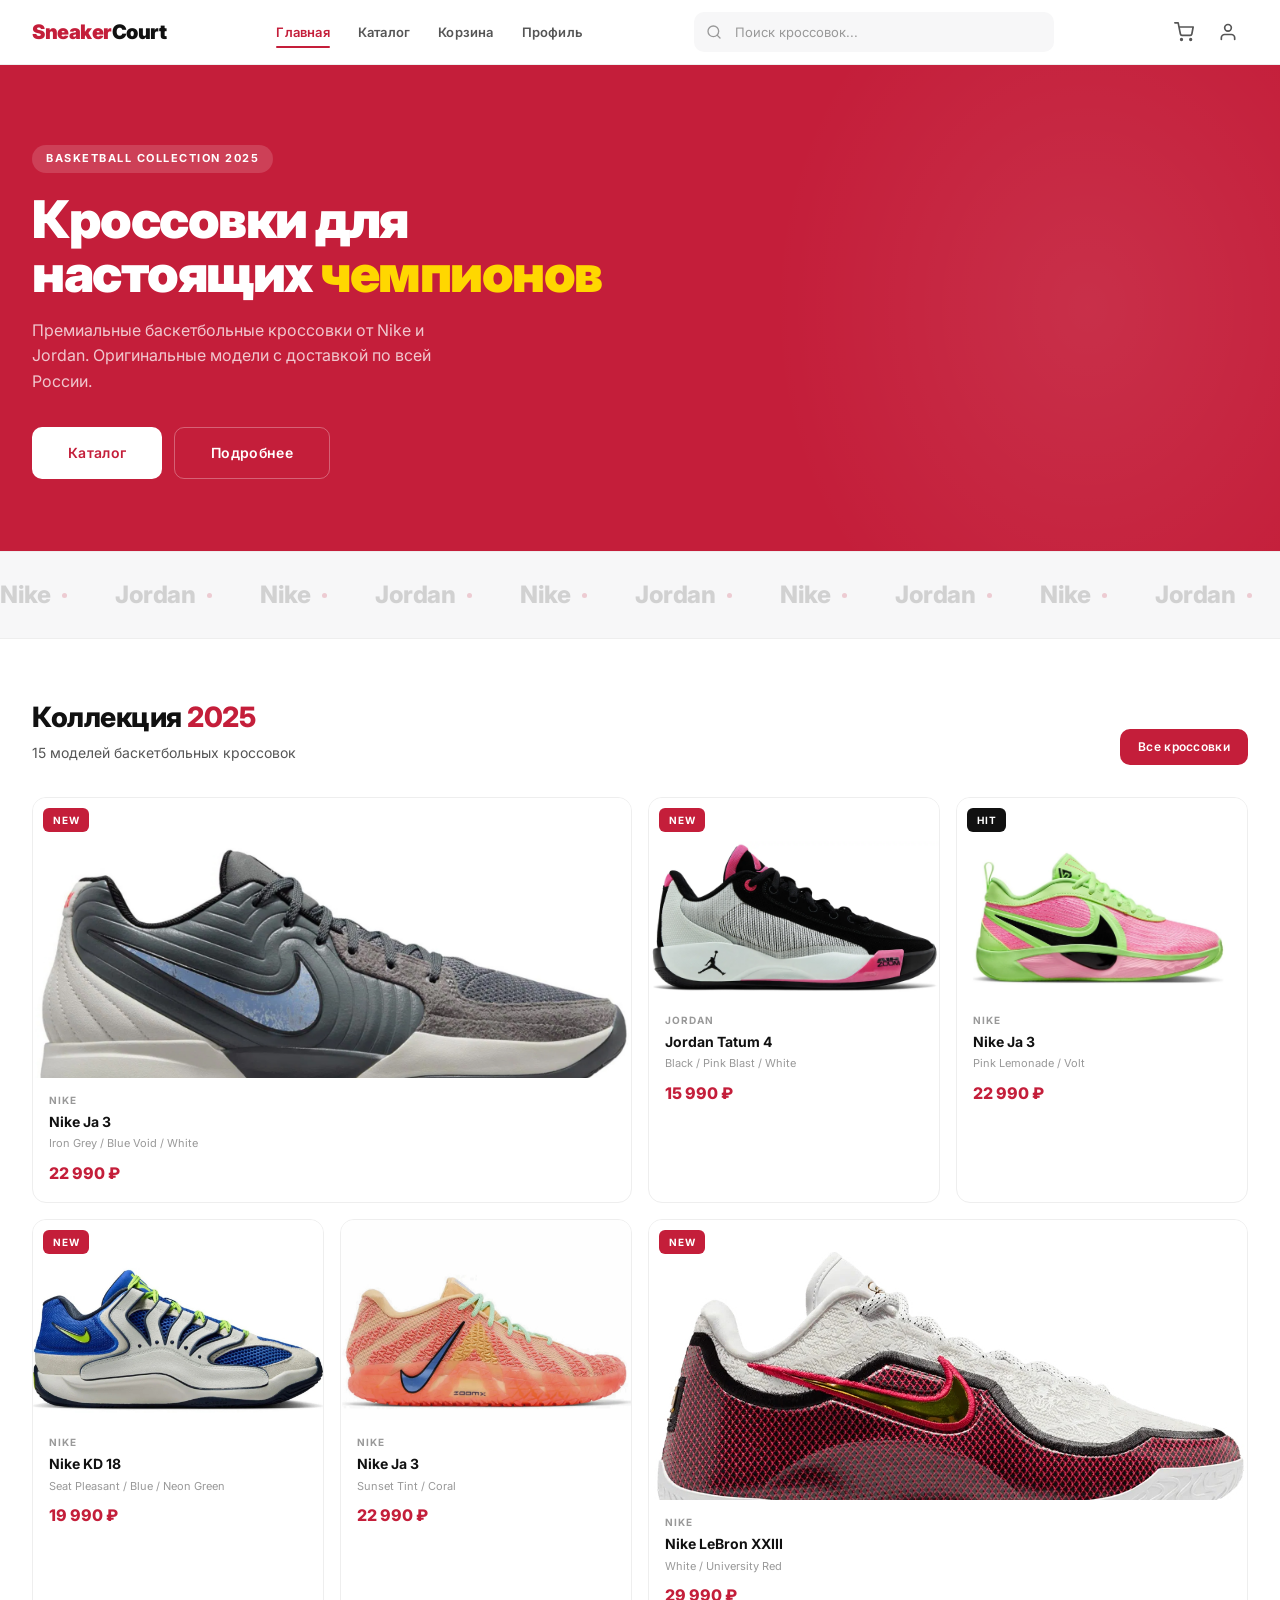
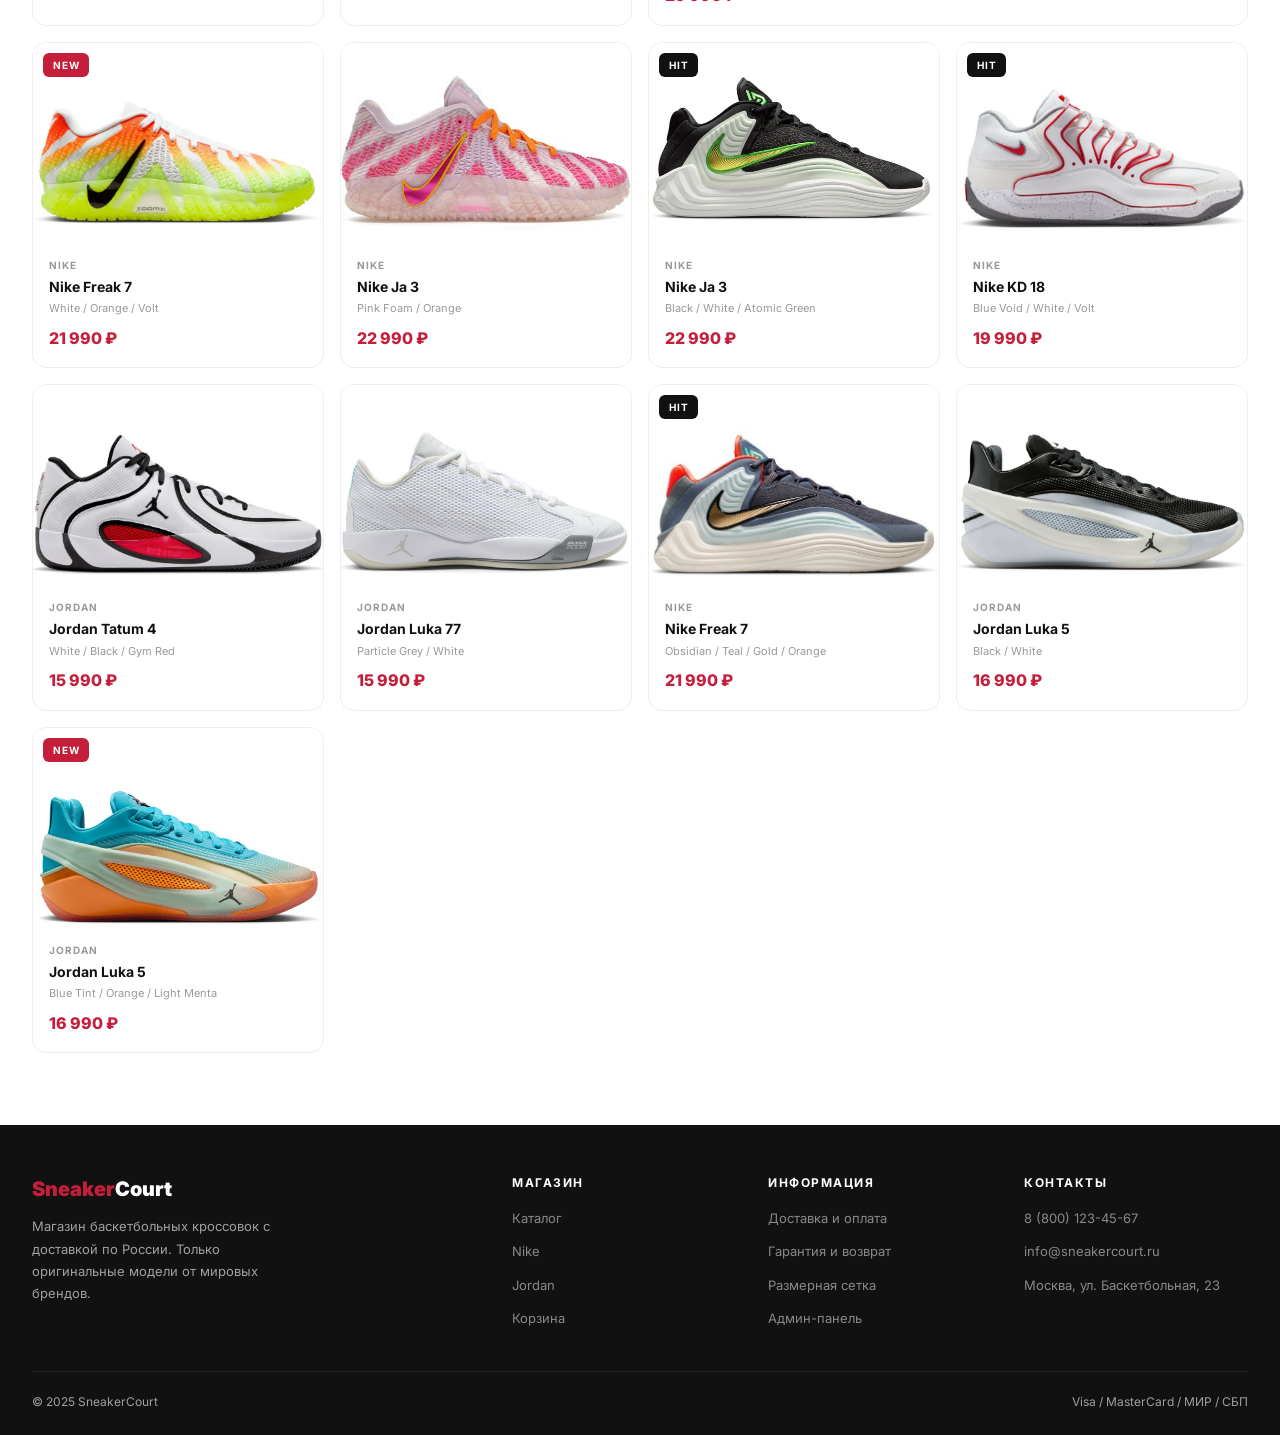
<file: index.html>
<!DOCTYPE html>
<html lang="ru">
<head>
  <meta charset="UTF-8">
  <meta name="viewport" content="width=device-width, initial-scale=1.0">
  <title>SneakerCourt — Баскетбольные кроссовки</title>
  <link rel="stylesheet" href="css/styles.css">
</head>
<body>

  <header class="header">
    <div class="header-inner">
      <a href="index.html" class="logo"><span class="logo-red">Sneaker</span>Court</a>
      <nav class="nav">
        <a href="index.html" class="active">Главная</a>
        <a href="catalog.html">Каталог</a>
        <a href="cart.html">Корзина</a>
        <a href="profile.html">Профиль</a>
      </nav>
      <div class="search-bar">
        <svg viewBox="0 0 24 24"><circle cx="11" cy="11" r="8"/><line x1="21" y1="21" x2="16.65" y2="16.65"/></svg>
        <input type="text" id="searchInput" placeholder="Поиск кроссовок..." onkeydown="if(event.key==='Enter')location.href='catalog.html?search='+encodeURIComponent(this.value)">
      </div>
      <div class="header-actions">
        <a href="cart.html" class="header-btn">
          <svg viewBox="0 0 24 24"><circle cx="9" cy="21" r="1"/><circle cx="20" cy="21" r="1"/><path d="M1 1h4l2.68 13.39a2 2 0 0 0 2 1.61h9.72a2 2 0 0 0 2-1.61L23 6H6"/></svg>
          <span class="badge" id="cartBadge" style="display:none;">0</span>
        </a>
        <a href="profile.html" class="header-btn">
          <svg viewBox="0 0 24 24"><path d="M20 21v-2a4 4 0 0 0-4-4H8a4 4 0 0 0-4 4v2"/><circle cx="12" cy="7" r="4"/></svg>
        </a>
      </div>
    </div>
  </header>

  <main>
    <section class="hero">
      <div class="hero-inner">
        <div class="hero-content">
          <div class="hero-tag">Basketball Collection 2025</div>
          <h1 class="hero-title">Кроссовки для<br>настоящих <span style="color:#FFD700">чемпионов</span></h1>
          <p class="hero-subtitle">Премиальные баскетбольные кроссовки от Nike и Jordan. Оригинальные модели с доставкой по всей России.</p>
          <div class="hero-buttons">
            <a href="catalog.html" class="btn btn-white btn-lg">Каталог</a>
            <a href="#collection" class="btn btn-outline-w btn-lg">Подробнее</a>
          </div>
        </div>
      </div>
    </section>

    <section class="marquee-section">
      <div class="marquee-track">
        <span class="marquee-item">Nike <span class="marquee-dot"></span></span>
        <span class="marquee-item">Jordan <span class="marquee-dot"></span></span>
        <span class="marquee-item">Nike <span class="marquee-dot"></span></span>
        <span class="marquee-item">Jordan <span class="marquee-dot"></span></span>
        <span class="marquee-item">Nike <span class="marquee-dot"></span></span>
        <span class="marquee-item">Jordan <span class="marquee-dot"></span></span>
        <span class="marquee-item">Nike <span class="marquee-dot"></span></span>
        <span class="marquee-item">Jordan <span class="marquee-dot"></span></span>
        <span class="marquee-item">Nike <span class="marquee-dot"></span></span>
        <span class="marquee-item">Jordan <span class="marquee-dot"></span></span>
        <span class="marquee-item">Nike <span class="marquee-dot"></span></span>
        <span class="marquee-item">Jordan <span class="marquee-dot"></span></span>
        <span class="marquee-item">Nike <span class="marquee-dot"></span></span>
        <span class="marquee-item">Jordan <span class="marquee-dot"></span></span>
        <span class="marquee-item">Nike <span class="marquee-dot"></span></span>
        <span class="marquee-item">Jordan <span class="marquee-dot"></span></span>
        <span class="marquee-item">Nike <span class="marquee-dot"></span></span>
        <span class="marquee-item">Jordan <span class="marquee-dot"></span></span>
        <span class="marquee-item">Nike <span class="marquee-dot"></span></span>
        <span class="marquee-item">Jordan <span class="marquee-dot"></span></span>
      </div>
    </section>

    <section class="bento-section" id="collection">
      <div class="section-header">
        <div>
          <h2 class="section-title">Коллекция <span class="red">2025</span></h2>
          <p class="section-subtitle">15 моделей баскетбольных кроссовок</p>
        </div>
        <a href="catalog.html" class="btn btn-primary btn-sm">Все кроссовки</a>
      </div>
      <div class="bento-grid" id="bentoGrid"></div>
    </section>
  </main>

  <footer class="footer">
    <div class="footer-inner">
      <div>
        <div class="footer-brand"><span class="red">Sneaker</span>Court</div>
        <p class="footer-desc">Магазин баскетбольных кроссовок с доставкой по России. Только оригинальные модели от мировых брендов.</p>
      </div>
      <div>
        <h4>Магазин</h4>
        <ul>
          <li><a href="catalog.html">Каталог</a></li>
          <li><a href="catalog.html?brand=Nike">Nike</a></li>
          <li><a href="catalog.html?brand=Jordan">Jordan</a></li>
          <li><a href="cart.html">Корзина</a></li>
        </ul>
      </div>
      <div>
        <h4>Информация</h4>
        <ul>
          <li><a href="#">Доставка и оплата</a></li>
          <li><a href="#">Гарантия и возврат</a></li>
          <li><a href="#">Размерная сетка</a></li>
          <li><a href="admin.html">Админ-панель</a></li>
        </ul>
      </div>
      <div>
        <h4>Контакты</h4>
        <ul>
          <li><a href="tel:88001234567">8 (800) 123-45-67</a></li>
          <li><a href="mailto:info@sneakercourt.ru">info@sneakercourt.ru</a></li>
          <li><a href="#">Москва, ул. Баскетбольная, 23</a></li>
        </ul>
      </div>
    </div>
    <div class="footer-bottom">
      <span>&copy; 2025 SneakerCourt</span>
      <span>Visa / MasterCard / МИР / СБП</span>
    </div>
  </footer>

  <script src="js/data.js"></script>
  <script src="js/script.js"></script>

  <!-- Bottom Mobile Navigation -->
  <nav class="bottom-nav">
      <a href="index.html" class="bottom-nav-item" data-page="home">
          <svg class="bottom-nav-icon" viewBox="0 0 24 24" fill="currentColor"><path d="M10 20v-6h4v6h5v-8h3L12 3 2 12h3v8z"/></svg>
          <span class="bottom-nav-label">Главная</span>
      </a>
      <a href="catalog.html" class="bottom-nav-item" data-page="catalog">
          <svg class="bottom-nav-icon" viewBox="0 0 24 24" fill="currentColor"><path d="M3 3h8v8H3V3zm0 10h8v8H3v-8zm10-10h8v8h-8V3zm0 10h8v8h-8v-8z"/></svg>
          <span class="bottom-nav-label">Каталог</span>
      </a>
      <a href="cart.html" class="bottom-nav-item" data-page="cart">
          <svg class="bottom-nav-icon" viewBox="0 0 24 24" fill="currentColor"><path d="M7 18c-1.1 0-1.99.9-1.99 2S5.9 22 7 22s2-.9 2-2-.9-2-2-2zM1 2v2h2l3.6 7.59-1.35 2.45c-.16.28-.25.61-.25.96 0 1.1.9 2 2 2h12v-2H7.42c-.14 0-.25-.11-.25-.25l.03-.12.9-1.63h7.45c.75 0 1.41-.41 1.75-1.03l3.58-6.49c.08-.14.12-.31.12-.48 0-.55-.45-1-1-1H5.21l-.94-2H1zm16 16c-1.1 0-1.99.9-1.99 2s.89 2 1.99 2 2-.9 2-2-.9-2-2-2z"/></svg>
          <span class="bottom-nav-label">Корзина</span>
          <span class="bottom-nav-badge" id="cart-badge" style="display:none">0</span>
      </a>
      <a href="profile.html" class="bottom-nav-item" data-page="profile">
          <svg class="bottom-nav-icon" viewBox="0 0 24 24" fill="currentColor"><path d="M12 12c2.21 0 4-1.79 4-4s-1.79-4-4-4-4 1.79-4 4 1.79 4 4 4zm0 2c-2.67 0-8 1.34-8 4v2h16v-2c0-2.66-5.33-4-8-4z"/></svg>
          <span class="bottom-nav-label">Профиль</span>
      </a>
  </nav>
</body>
</html>
</file>
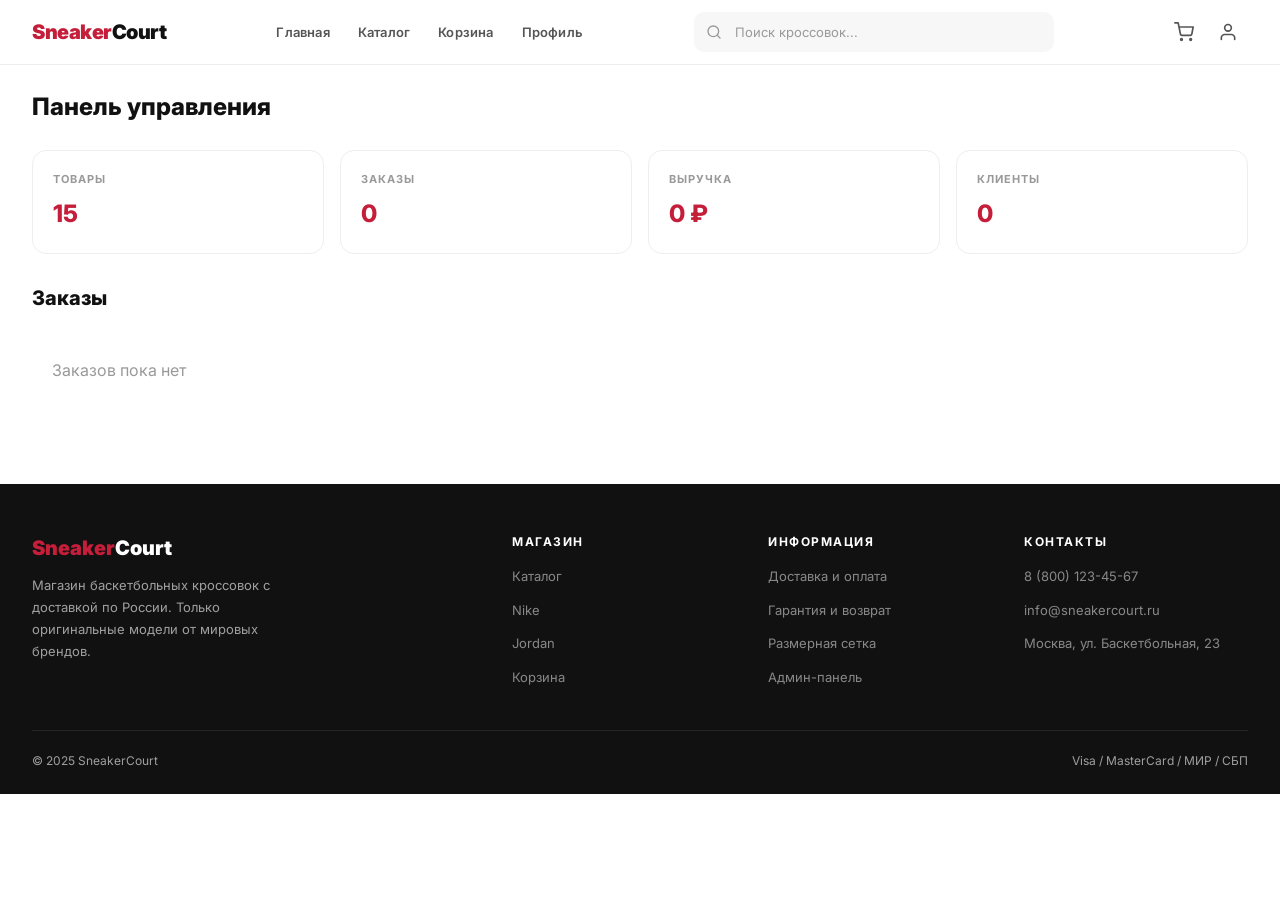
<file: admin.html>
<!DOCTYPE html>
<html lang="ru">
<head>
  <meta charset="UTF-8">
  <meta name="viewport" content="width=device-width, initial-scale=1.0">
  <title>Админ-панель — SneakerCourt</title>
  <link rel="stylesheet" href="css/styles.css">
</head>
<body>

  <header class="header">
    <div class="header-inner">
      <a href="index.html" class="logo"><span class="logo-red">Sneaker</span>Court</a>
      <nav class="nav">
        <a href="index.html">Главная</a>
        <a href="catalog.html">Каталог</a>
        <a href="cart.html">Корзина</a>
        <a href="profile.html">Профиль</a>
      </nav>
      <div class="search-bar">
        <svg viewBox="0 0 24 24"><circle cx="11" cy="11" r="8"/><line x1="21" y1="21" x2="16.65" y2="16.65"/></svg>
        <input type="text" id="searchInput" placeholder="Поиск кроссовок..." onkeydown="if(event.key==='Enter')location.href='catalog.html?search='+encodeURIComponent(this.value)">
      </div>
      <div class="header-actions">
        <a href="cart.html" class="header-btn">
          <svg viewBox="0 0 24 24"><circle cx="9" cy="21" r="1"/><circle cx="20" cy="21" r="1"/><path d="M1 1h4l2.68 13.39a2 2 0 0 0 2 1.61h9.72a2 2 0 0 0 2-1.61L23 6H6"/></svg>
          <span class="badge" id="cartBadge" style="display:none;">0</span>
        </a>
        <a href="profile.html" class="header-btn">
          <svg viewBox="0 0 24 24"><path d="M20 21v-2a4 4 0 0 0-4-4H8a4 4 0 0 0-4 4v2"/><circle cx="12" cy="7" r="4"/></svg>
        </a>
      </div>
    </div>
  </header>

  <main>
    <div id="adminContent"></div>
  </main>

  <footer class="footer">
    <div class="footer-inner">
      <div>
        <div class="footer-brand"><span class="red">Sneaker</span>Court</div>
        <p class="footer-desc">Магазин баскетбольных кроссовок с доставкой по России. Только оригинальные модели от мировых брендов.</p>
      </div>
      <div>
        <h4>Магазин</h4>
        <ul>
          <li><a href="catalog.html">Каталог</a></li>
          <li><a href="catalog.html?brand=Nike">Nike</a></li>
          <li><a href="catalog.html?brand=Jordan">Jordan</a></li>
          <li><a href="cart.html">Корзина</a></li>
        </ul>
      </div>
      <div>
        <h4>Информация</h4>
        <ul>
          <li><a href="#">Доставка и оплата</a></li>
          <li><a href="#">Гарантия и возврат</a></li>
          <li><a href="#">Размерная сетка</a></li>
          <li><a href="admin.html">Админ-панель</a></li>
        </ul>
      </div>
      <div>
        <h4>Контакты</h4>
        <ul>
          <li><a href="tel:88001234567">8 (800) 123-45-67</a></li>
          <li><a href="mailto:info@sneakercourt.ru">info@sneakercourt.ru</a></li>
          <li><a href="#">Москва, ул. Баскетбольная, 23</a></li>
        </ul>
      </div>
    </div>
    <div class="footer-bottom">
      <span>&copy; 2025 SneakerCourt</span>
      <span>Visa / MasterCard / МИР / СБП</span>
    </div>
  </footer>

  <script src="js/data.js"></script>
  <script src="js/script.js"></script>

  <!-- Bottom Mobile Navigation -->
  <nav class="bottom-nav">
      <a href="index.html" class="bottom-nav-item" data-page="home">
          <svg class="bottom-nav-icon" viewBox="0 0 24 24" fill="currentColor"><path d="M10 20v-6h4v6h5v-8h3L12 3 2 12h3v8z"/></svg>
          <span class="bottom-nav-label">Главная</span>
      </a>
      <a href="catalog.html" class="bottom-nav-item" data-page="catalog">
          <svg class="bottom-nav-icon" viewBox="0 0 24 24" fill="currentColor"><path d="M3 3h8v8H3V3zm0 10h8v8H3v-8zm10-10h8v8h-8V3zm0 10h8v8h-8v-8z"/></svg>
          <span class="bottom-nav-label">Каталог</span>
      </a>
      <a href="cart.html" class="bottom-nav-item" data-page="cart">
          <svg class="bottom-nav-icon" viewBox="0 0 24 24" fill="currentColor"><path d="M7 18c-1.1 0-1.99.9-1.99 2S5.9 22 7 22s2-.9 2-2-.9-2-2-2zM1 2v2h2l3.6 7.59-1.35 2.45c-.16.28-.25.61-.25.96 0 1.1.9 2 2 2h12v-2H7.42c-.14 0-.25-.11-.25-.25l.03-.12.9-1.63h7.45c.75 0 1.41-.41 1.75-1.03l3.58-6.49c.08-.14.12-.31.12-.48 0-.55-.45-1-1-1H5.21l-.94-2H1zm16 16c-1.1 0-1.99.9-1.99 2s.89 2 1.99 2 2-.9 2-2-.9-2-2-2z"/></svg>
          <span class="bottom-nav-label">Корзина</span>
          <span class="bottom-nav-badge" id="cart-badge" style="display:none">0</span>
      </a>
      <a href="profile.html" class="bottom-nav-item" data-page="profile">
          <svg class="bottom-nav-icon" viewBox="0 0 24 24" fill="currentColor"><path d="M12 12c2.21 0 4-1.79 4-4s-1.79-4-4-4-4 1.79-4 4 1.79 4 4 4zm0 2c-2.67 0-8 1.34-8 4v2h16v-2c0-2.66-5.33-4-8-4z"/></svg>
          <span class="bottom-nav-label">Профиль</span>
      </a>
  </nav>
</body>
</html>
</file>
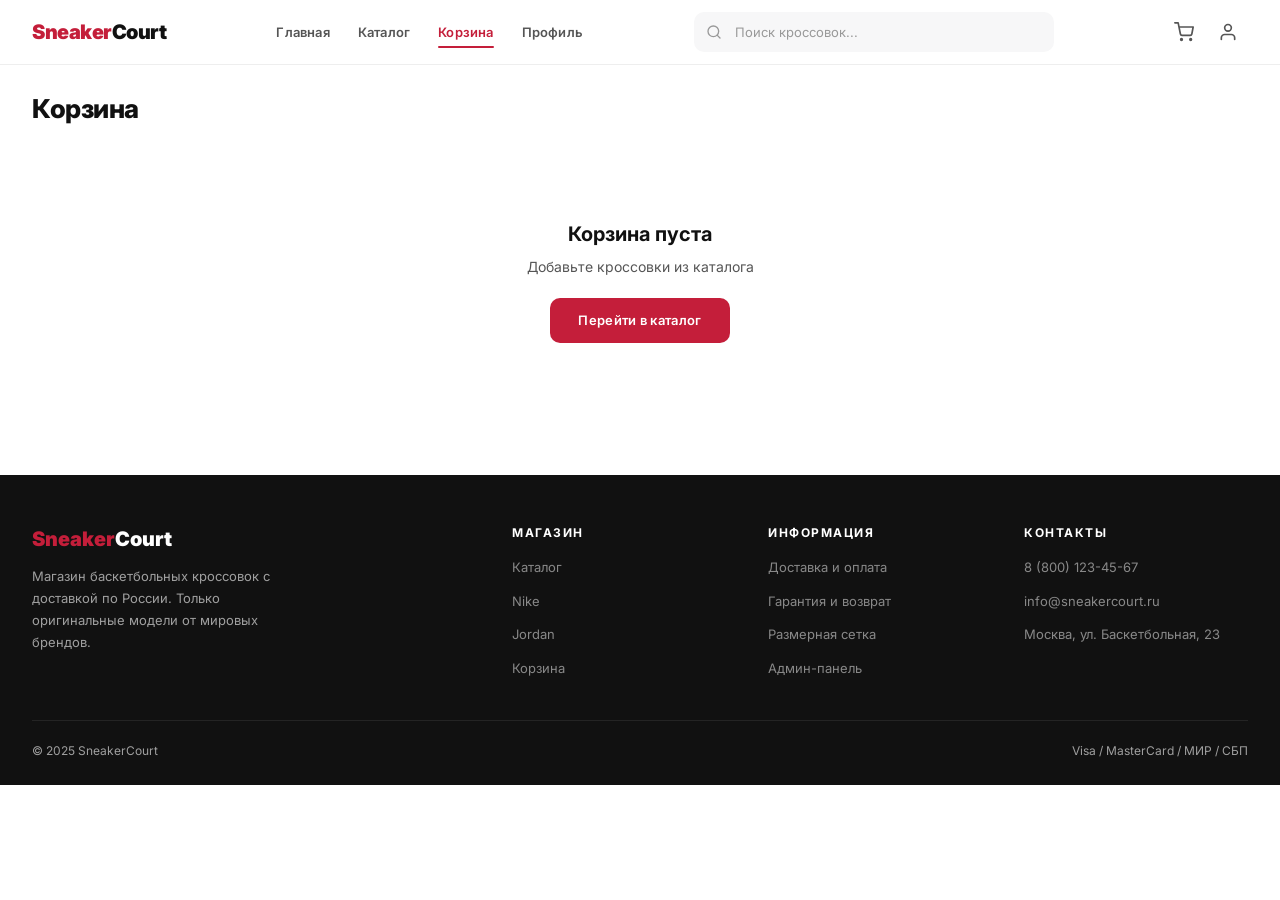
<file: cart.html>
<!DOCTYPE html>
<html lang="ru">
<head>
  <meta charset="UTF-8">
  <meta name="viewport" content="width=device-width, initial-scale=1.0">
  <title>Корзина — SneakerCourt</title>
  <link rel="stylesheet" href="css/styles.css">
</head>
<body>

  <header class="header">
    <div class="header-inner">
      <a href="index.html" class="logo"><span class="logo-red">Sneaker</span>Court</a>
      <nav class="nav">
        <a href="index.html">Главная</a>
        <a href="catalog.html">Каталог</a>
        <a href="cart.html" class="active">Корзина</a>
        <a href="profile.html">Профиль</a>
      </nav>
      <div class="search-bar">
        <svg viewBox="0 0 24 24"><circle cx="11" cy="11" r="8"/><line x1="21" y1="21" x2="16.65" y2="16.65"/></svg>
        <input type="text" id="searchInput" placeholder="Поиск кроссовок..." onkeydown="if(event.key==='Enter')location.href='catalog.html?search='+encodeURIComponent(this.value)">
      </div>
      <div class="header-actions">
        <a href="cart.html" class="header-btn">
          <svg viewBox="0 0 24 24"><circle cx="9" cy="21" r="1"/><circle cx="20" cy="21" r="1"/><path d="M1 1h4l2.68 13.39a2 2 0 0 0 2 1.61h9.72a2 2 0 0 0 2-1.61L23 6H6"/></svg>
          <span class="badge" id="cartBadge" style="display:none;">0</span>
        </a>
        <a href="profile.html" class="header-btn">
          <svg viewBox="0 0 24 24"><path d="M20 21v-2a4 4 0 0 0-4-4H8a4 4 0 0 0-4 4v2"/><circle cx="12" cy="7" r="4"/></svg>
        </a>
      </div>
    </div>
  </header>

  <main>
    <section class="cart-section">
      <h1 class="catalog-title" style="margin-bottom:28px;">Корзина</h1>
      <div id="cartContent"></div>
    </section>
  </main>

  <footer class="footer">
    <div class="footer-inner">
      <div>
        <div class="footer-brand"><span class="red">Sneaker</span>Court</div>
        <p class="footer-desc">Магазин баскетбольных кроссовок с доставкой по России. Только оригинальные модели от мировых брендов.</p>
      </div>
      <div>
        <h4>Магазин</h4>
        <ul>
          <li><a href="catalog.html">Каталог</a></li>
          <li><a href="catalog.html?brand=Nike">Nike</a></li>
          <li><a href="catalog.html?brand=Jordan">Jordan</a></li>
          <li><a href="cart.html">Корзина</a></li>
        </ul>
      </div>
      <div>
        <h4>Информация</h4>
        <ul>
          <li><a href="#">Доставка и оплата</a></li>
          <li><a href="#">Гарантия и возврат</a></li>
          <li><a href="#">Размерная сетка</a></li>
          <li><a href="admin.html">Админ-панель</a></li>
        </ul>
      </div>
      <div>
        <h4>Контакты</h4>
        <ul>
          <li><a href="tel:88001234567">8 (800) 123-45-67</a></li>
          <li><a href="mailto:info@sneakercourt.ru">info@sneakercourt.ru</a></li>
          <li><a href="#">Москва, ул. Баскетбольная, 23</a></li>
        </ul>
      </div>
    </div>
    <div class="footer-bottom">
      <span>&copy; 2025 SneakerCourt</span>
      <span>Visa / MasterCard / МИР / СБП</span>
    </div>
  </footer>

  <script src="js/data.js"></script>
  <script src="js/script.js"></script>

  <!-- Bottom Mobile Navigation -->
  <nav class="bottom-nav">
      <a href="index.html" class="bottom-nav-item" data-page="home">
          <svg class="bottom-nav-icon" viewBox="0 0 24 24" fill="currentColor"><path d="M10 20v-6h4v6h5v-8h3L12 3 2 12h3v8z"/></svg>
          <span class="bottom-nav-label">Главная</span>
      </a>
      <a href="catalog.html" class="bottom-nav-item" data-page="catalog">
          <svg class="bottom-nav-icon" viewBox="0 0 24 24" fill="currentColor"><path d="M3 3h8v8H3V3zm0 10h8v8H3v-8zm10-10h8v8h-8V3zm0 10h8v8h-8v-8z"/></svg>
          <span class="bottom-nav-label">Каталог</span>
      </a>
      <a href="cart.html" class="bottom-nav-item" data-page="cart">
          <svg class="bottom-nav-icon" viewBox="0 0 24 24" fill="currentColor"><path d="M7 18c-1.1 0-1.99.9-1.99 2S5.9 22 7 22s2-.9 2-2-.9-2-2-2zM1 2v2h2l3.6 7.59-1.35 2.45c-.16.28-.25.61-.25.96 0 1.1.9 2 2 2h12v-2H7.42c-.14 0-.25-.11-.25-.25l.03-.12.9-1.63h7.45c.75 0 1.41-.41 1.75-1.03l3.58-6.49c.08-.14.12-.31.12-.48 0-.55-.45-1-1-1H5.21l-.94-2H1zm16 16c-1.1 0-1.99.9-1.99 2s.89 2 1.99 2 2-.9 2-2-.9-2-2-2z"/></svg>
          <span class="bottom-nav-label">Корзина</span>
          <span class="bottom-nav-badge" id="cart-badge" style="display:none">0</span>
      </a>
      <a href="profile.html" class="bottom-nav-item" data-page="profile">
          <svg class="bottom-nav-icon" viewBox="0 0 24 24" fill="currentColor"><path d="M12 12c2.21 0 4-1.79 4-4s-1.79-4-4-4-4 1.79-4 4 1.79 4 4 4zm0 2c-2.67 0-8 1.34-8 4v2h16v-2c0-2.66-5.33-4-8-4z"/></svg>
          <span class="bottom-nav-label">Профиль</span>
      </a>
  </nav>
</body>
</html>
</file>
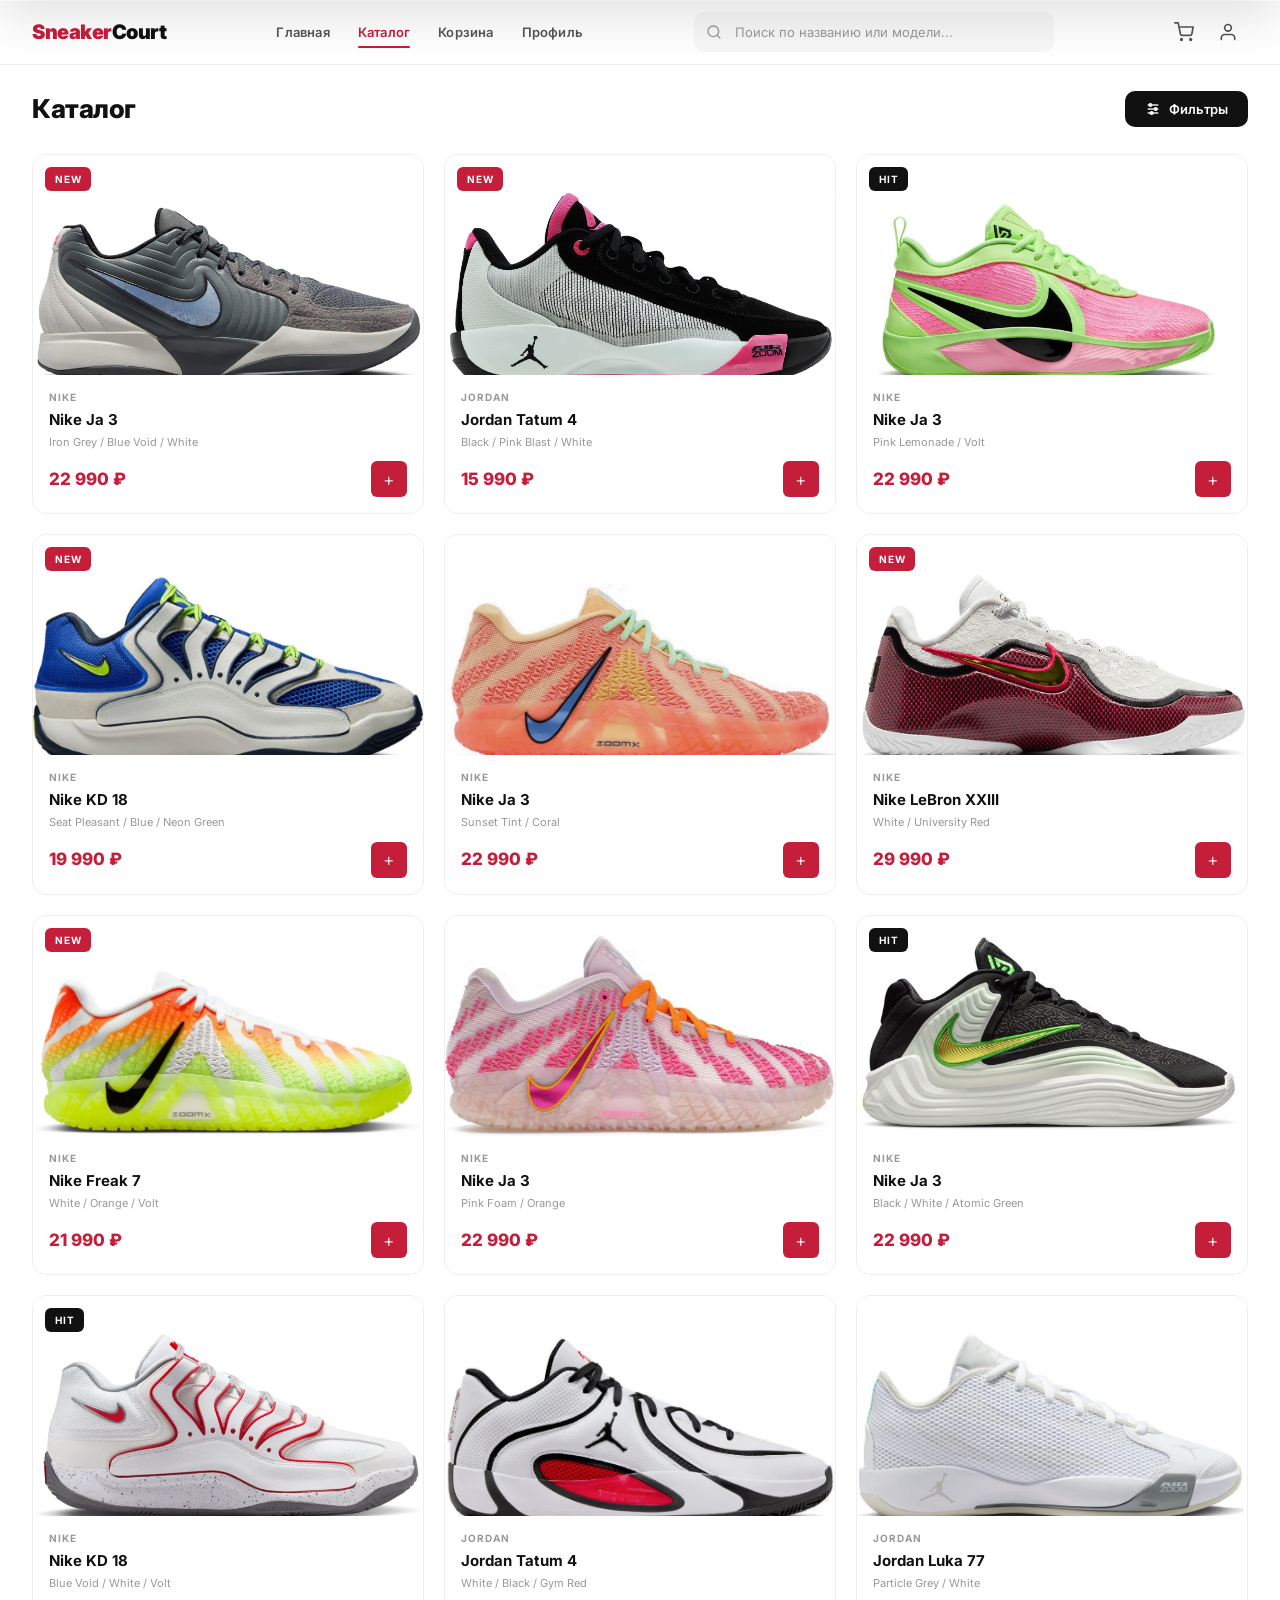
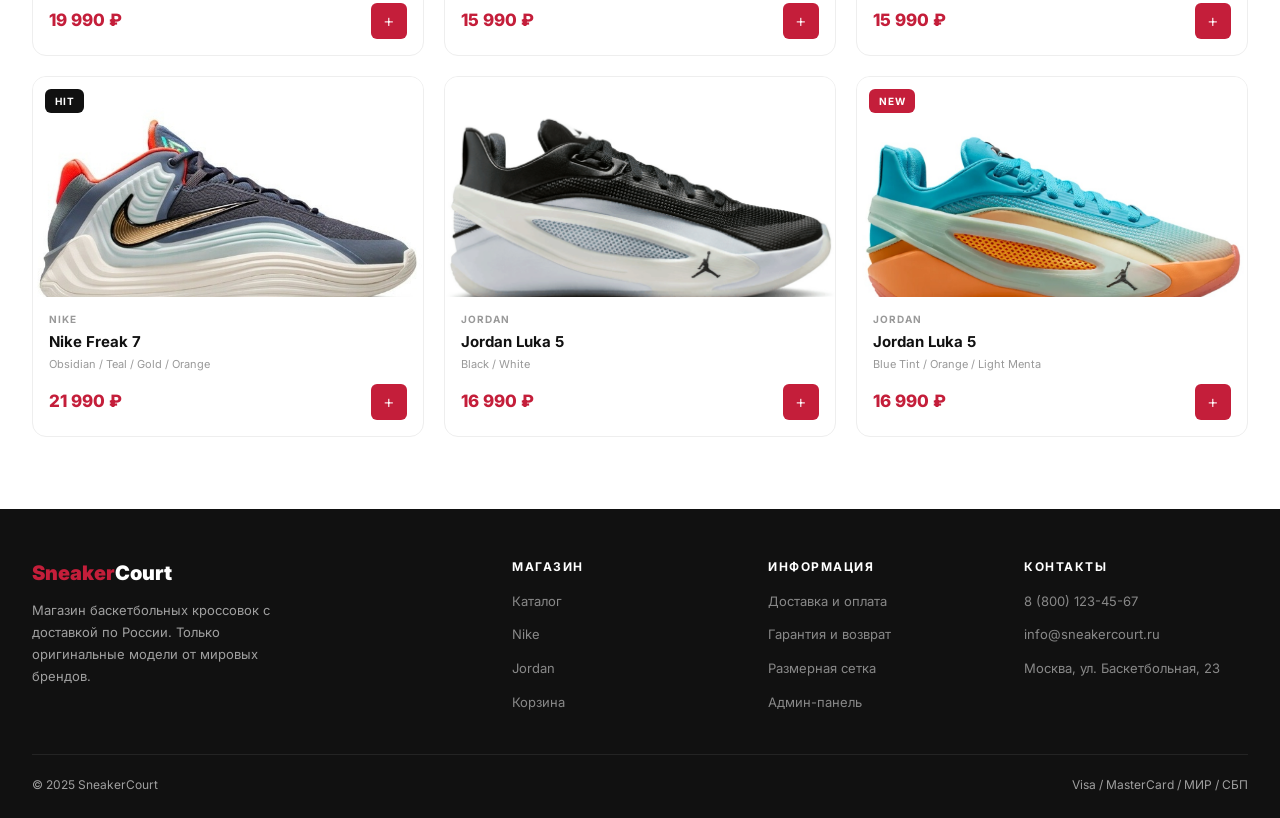
<file: catalog.html>
<!DOCTYPE html>
<html lang="ru">
<head>
  <meta charset="UTF-8">
  <meta name="viewport" content="width=device-width, initial-scale=1.0">
  <title>Каталог — SneakerCourt</title>
  <link rel="stylesheet" href="css/styles.css">
</head>
<body>

  <header class="header">
    <div class="header-inner">
      <a href="index.html" class="logo"><span class="logo-red">Sneaker</span>Court</a>
      <nav class="nav">
        <a href="index.html">Главная</a>
        <a href="catalog.html" class="active">Каталог</a>
        <a href="cart.html">Корзина</a>
        <a href="profile.html">Профиль</a>
      </nav>
      <div class="search-bar">
        <svg viewBox="0 0 24 24"><circle cx="11" cy="11" r="8"/><line x1="21" y1="21" x2="16.65" y2="16.65"/></svg>
        <input type="text" id="catalogSearch" placeholder="Поиск по названию или модели...">
      </div>
      <div class="header-actions">
        <a href="cart.html" class="header-btn">
          <svg viewBox="0 0 24 24"><circle cx="9" cy="21" r="1"/><circle cx="20" cy="21" r="1"/><path d="M1 1h4l2.68 13.39a2 2 0 0 0 2 1.61h9.72a2 2 0 0 0 2-1.61L23 6H6"/></svg>
          <span class="badge" id="cartBadge" style="display:none;">0</span>
        </a>
        <a href="profile.html" class="header-btn">
          <svg viewBox="0 0 24 24"><path d="M20 21v-2a4 4 0 0 0-4-4H8a4 4 0 0 0-4 4v2"/><circle cx="12" cy="7" r="4"/></svg>
        </a>
      </div>
    </div>
  </header>

  <div class="filter-overlay" id="filterOverlay" onclick="closeFilters()"></div>

  <div class="filter-panel" id="filterPanel">
    <div class="filter-panel-inner">
      <div class="filter-header">
        <div class="filter-title">Фильтры</div>
        <button class="filter-close" onclick="closeFilters()">✕</button>
      </div>
      <div class="filter-groups">
        <div class="filter-group">
          <label>Бренд</label>
          <select id="filterBrand" onchange="applyFilters()">
            <option value="Все">Все</option>
            <option value="Nike">Nike</option>
            <option value="Jordan">Jordan</option>
          </select>
        </div>
        <div class="filter-group">
          <label>Модель</label>
          <input type="text" id="filterModel" placeholder="Название или модель..." oninput="applyFilters()">
        </div>
        <div class="filter-group">
          <label>Цена</label>
          <div style="display:flex;gap:8px;">
            <input type="number" id="filterPriceFrom" placeholder="от" style="width:50%;height:40px;padding:0 12px;border:1.5px solid var(--border);border-radius:var(--radius);font-size:13px;color:var(--text);background:#fff;" oninput="applyFilters()">
            <input type="number" id="filterPriceTo" placeholder="до" style="width:50%;height:40px;padding:0 12px;border:1.5px solid var(--border);border-radius:var(--radius);font-size:13px;color:var(--text);background:#fff;" oninput="applyFilters()">
          </div>
        </div>
        <div class="filter-group">
          <label>Размер</label>
          <div class="filter-chips">
            <button class="filter-chip" onclick="this.classList.toggle('active');applyFilters()">38</button>
            <button class="filter-chip" onclick="this.classList.toggle('active');applyFilters()">39</button>
            <button class="filter-chip" onclick="this.classList.toggle('active');applyFilters()">40</button>
            <button class="filter-chip" onclick="this.classList.toggle('active');applyFilters()">41</button>
            <button class="filter-chip" onclick="this.classList.toggle('active');applyFilters()">42</button>
            <button class="filter-chip" onclick="this.classList.toggle('active');applyFilters()">43</button>
            <button class="filter-chip" onclick="this.classList.toggle('active');applyFilters()">44</button>
            <button class="filter-chip" onclick="this.classList.toggle('active');applyFilters()">45</button>
            <button class="filter-chip" onclick="this.classList.toggle('active');applyFilters()">46</button>
          </div>
        </div>
      </div>
      <div style="display:flex;gap:10px;margin-top:20px;">
        <button class="btn btn-primary" onclick="applyFilters();closeFilters();">Применить</button>
        <button class="btn btn-outline" onclick="resetFilters()">Сбросить</button>
      </div>
    </div>
  </div>

  <main>
    <section class="catalog-section">
      <div class="catalog-top">
        <h1 class="catalog-title">Каталог</h1>
        <button class="filter-toggle" onclick="openFilters()">
          <svg viewBox="0 0 24 24"><line x1="4" y1="6" x2="20" y2="6"/><line x1="4" y1="12" x2="20" y2="12"/><line x1="4" y1="18" x2="20" y2="18"/><circle cx="8" cy="6" r="2" fill="#fff" stroke="#fff"/><circle cx="16" cy="12" r="2" fill="#fff" stroke="#fff"/><circle cx="10" cy="18" r="2" fill="#fff" stroke="#fff"/></svg>
          Фильтры
        </button>
      </div>
      <div class="catalog-grid" id="catalogGrid"></div>
    </section>
  </main>

  <footer class="footer">
    <div class="footer-inner">
      <div>
        <div class="footer-brand"><span class="red">Sneaker</span>Court</div>
        <p class="footer-desc">Магазин баскетбольных кроссовок с доставкой по России. Только оригинальные модели от мировых брендов.</p>
      </div>
      <div>
        <h4>Магазин</h4>
        <ul>
          <li><a href="catalog.html">Каталог</a></li>
          <li><a href="catalog.html?brand=Nike">Nike</a></li>
          <li><a href="catalog.html?brand=Jordan">Jordan</a></li>
          <li><a href="cart.html">Корзина</a></li>
        </ul>
      </div>
      <div>
        <h4>Информация</h4>
        <ul>
          <li><a href="#">Доставка и оплата</a></li>
          <li><a href="#">Гарантия и возврат</a></li>
          <li><a href="#">Размерная сетка</a></li>
          <li><a href="admin.html">Админ-панель</a></li>
        </ul>
      </div>
      <div>
        <h4>Контакты</h4>
        <ul>
          <li><a href="tel:88001234567">8 (800) 123-45-67</a></li>
          <li><a href="mailto:info@sneakercourt.ru">info@sneakercourt.ru</a></li>
          <li><a href="#">Москва, ул. Баскетбольная, 23</a></li>
        </ul>
      </div>
    </div>
    <div class="footer-bottom">
      <span>&copy; 2025 SneakerCourt</span>
      <span>Visa / MasterCard / МИР / СБП</span>
    </div>
  </footer>

  <script src="js/data.js"></script>
  <script src="js/script.js"></script>

  <!-- Bottom Mobile Navigation -->
  <nav class="bottom-nav">
      <a href="index.html" class="bottom-nav-item" data-page="home">
          <svg class="bottom-nav-icon" viewBox="0 0 24 24" fill="currentColor"><path d="M10 20v-6h4v6h5v-8h3L12 3 2 12h3v8z"/></svg>
          <span class="bottom-nav-label">Главная</span>
      </a>
      <a href="catalog.html" class="bottom-nav-item" data-page="catalog">
          <svg class="bottom-nav-icon" viewBox="0 0 24 24" fill="currentColor"><path d="M3 3h8v8H3V3zm0 10h8v8H3v-8zm10-10h8v8h-8V3zm0 10h8v8h-8v-8z"/></svg>
          <span class="bottom-nav-label">Каталог</span>
      </a>
      <a href="cart.html" class="bottom-nav-item" data-page="cart">
          <svg class="bottom-nav-icon" viewBox="0 0 24 24" fill="currentColor"><path d="M7 18c-1.1 0-1.99.9-1.99 2S5.9 22 7 22s2-.9 2-2-.9-2-2-2zM1 2v2h2l3.6 7.59-1.35 2.45c-.16.28-.25.61-.25.96 0 1.1.9 2 2 2h12v-2H7.42c-.14 0-.25-.11-.25-.25l.03-.12.9-1.63h7.45c.75 0 1.41-.41 1.75-1.03l3.58-6.49c.08-.14.12-.31.12-.48 0-.55-.45-1-1-1H5.21l-.94-2H1zm16 16c-1.1 0-1.99.9-1.99 2s.89 2 1.99 2 2-.9 2-2-.9-2-2-2z"/></svg>
          <span class="bottom-nav-label">Корзина</span>
          <span class="bottom-nav-badge" id="cart-badge" style="display:none">0</span>
      </a>
      <a href="profile.html" class="bottom-nav-item" data-page="profile">
          <svg class="bottom-nav-icon" viewBox="0 0 24 24" fill="currentColor"><path d="M12 12c2.21 0 4-1.79 4-4s-1.79-4-4-4-4 1.79-4 4 1.79 4 4 4zm0 2c-2.67 0-8 1.34-8 4v2h16v-2c0-2.66-5.33-4-8-4z"/></svg>
          <span class="bottom-nav-label">Профиль</span>
      </a>
  </nav>
</body>
</html>
</file>
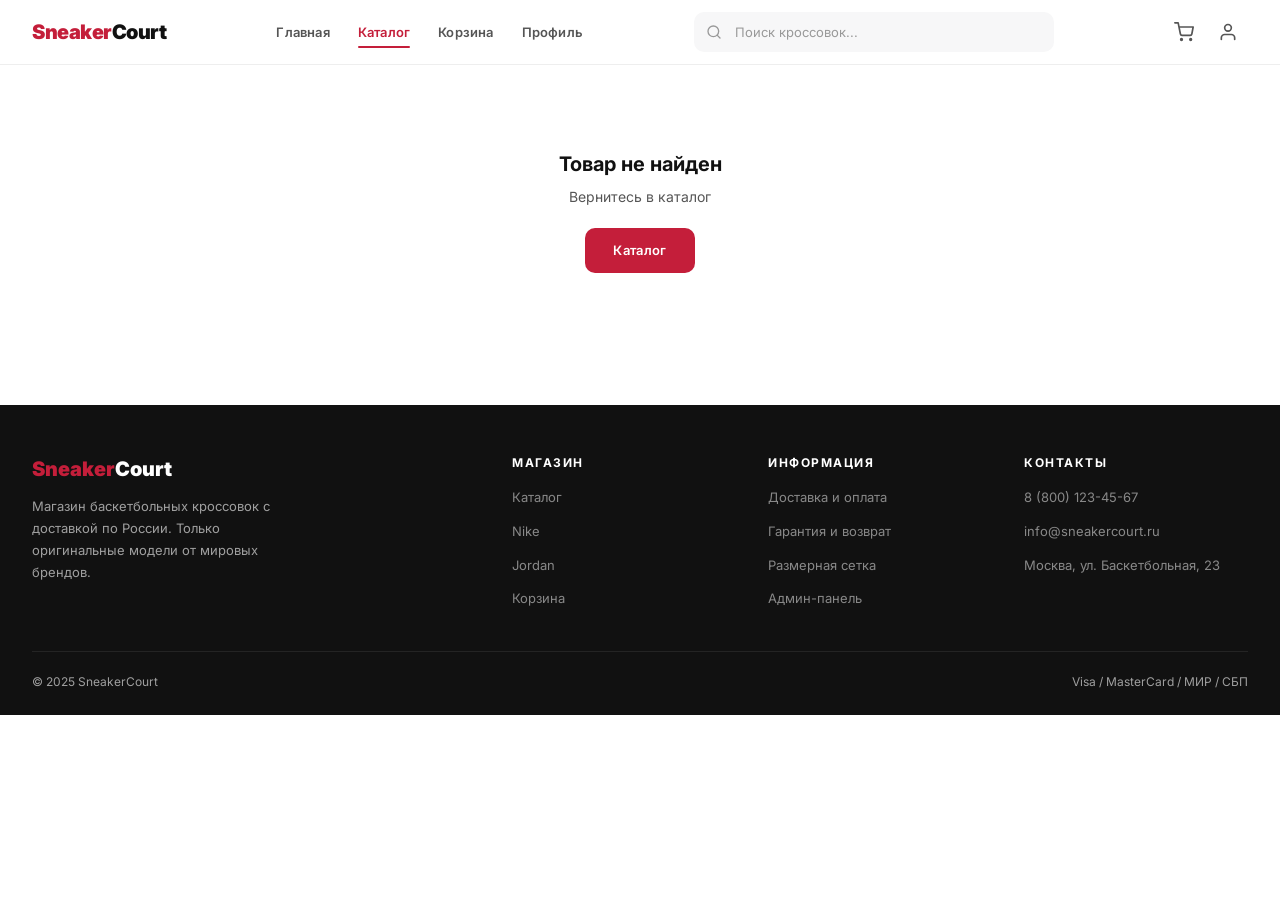
<file: product.html>
<!DOCTYPE html>
<html lang="ru">
<head>
  <meta charset="UTF-8">
  <meta name="viewport" content="width=device-width, initial-scale=1.0">
  <title>Товар — SneakerCourt</title>
  <link rel="stylesheet" href="css/styles.css">
</head>
<body>

  <header class="header">
    <div class="header-inner">
      <a href="index.html" class="logo"><span class="logo-red">Sneaker</span>Court</a>
      <nav class="nav">
        <a href="index.html">Главная</a>
        <a href="catalog.html" class="active">Каталог</a>
        <a href="cart.html">Корзина</a>
        <a href="profile.html">Профиль</a>
      </nav>
      <div class="search-bar">
        <svg viewBox="0 0 24 24"><circle cx="11" cy="11" r="8"/><line x1="21" y1="21" x2="16.65" y2="16.65"/></svg>
        <input type="text" id="searchInput" placeholder="Поиск кроссовок..." onkeydown="if(event.key==='Enter')location.href='catalog.html?search='+encodeURIComponent(this.value)">
      </div>
      <div class="header-actions">
        <a href="cart.html" class="header-btn">
          <svg viewBox="0 0 24 24"><circle cx="9" cy="21" r="1"/><circle cx="20" cy="21" r="1"/><path d="M1 1h4l2.68 13.39a2 2 0 0 0 2 1.61h9.72a2 2 0 0 0 2-1.61L23 6H6"/></svg>
          <span class="badge" id="cartBadge" style="display:none;">0</span>
        </a>
        <a href="profile.html" class="header-btn">
          <svg viewBox="0 0 24 24"><path d="M20 21v-2a4 4 0 0 0-4-4H8a4 4 0 0 0-4 4v2"/><circle cx="12" cy="7" r="4"/></svg>
        </a>
      </div>
    </div>
  </header>

  <main>
    <section class="product-page">
      <div class="breadcrumb" id="breadcrumb">
        <a href="index.html">Главная</a>
        <span class="sep">/</span>
        <a href="catalog.html">Каталог</a>
        <span class="sep">/</span>
        <span>Загрузка...</span>
      </div>

      <div class="product-layout">
        <div class="product-gallery" id="productGallery">
          <img src="" alt="">
        </div>
        <div class="product-details" id="productDetails"></div>
      </div>

      <div class="tabs">
        <div class="tab-nav">
          <button class="tab-btn active" onclick="switchTab('tabHistory', this)">История</button>
          <button class="tab-btn" onclick="switchTab('tabTech', this)">Технологии</button>
          <button class="tab-btn" onclick="switchTab('tabSpecs', this)">Характеристики</button>
        </div>
        <div class="tab-content active" id="tabHistory"><p>Загрузка...</p></div>
        <div class="tab-content" id="tabTech"><p>Загрузка...</p></div>
        <div class="tab-content" id="tabSpecs"><p>Загрузка...</p></div>
      </div>
    </section>
  </main>

  <footer class="footer">
    <div class="footer-inner">
      <div>
        <div class="footer-brand"><span class="red">Sneaker</span>Court</div>
        <p class="footer-desc">Магазин баскетбольных кроссовок с доставкой по России. Только оригинальные модели от мировых брендов.</p>
      </div>
      <div>
        <h4>Магазин</h4>
        <ul>
          <li><a href="catalog.html">Каталог</a></li>
          <li><a href="catalog.html?brand=Nike">Nike</a></li>
          <li><a href="catalog.html?brand=Jordan">Jordan</a></li>
          <li><a href="cart.html">Корзина</a></li>
        </ul>
      </div>
      <div>
        <h4>Информация</h4>
        <ul>
          <li><a href="#">Доставка и оплата</a></li>
          <li><a href="#">Гарантия и возврат</a></li>
          <li><a href="#">Размерная сетка</a></li>
          <li><a href="admin.html">Админ-панель</a></li>
        </ul>
      </div>
      <div>
        <h4>Контакты</h4>
        <ul>
          <li><a href="tel:88001234567">8 (800) 123-45-67</a></li>
          <li><a href="mailto:info@sneakercourt.ru">info@sneakercourt.ru</a></li>
          <li><a href="#">Москва, ул. Баскетбольная, 23</a></li>
        </ul>
      </div>
    </div>
    <div class="footer-bottom">
      <span>&copy; 2025 SneakerCourt</span>
      <span>Visa / MasterCard / МИР / СБП</span>
    </div>
  </footer>

  <script src="js/data.js"></script>
  <script src="js/script.js"></script>

  <!-- Bottom Mobile Navigation -->
  <nav class="bottom-nav">
      <a href="index.html" class="bottom-nav-item" data-page="home">
          <svg class="bottom-nav-icon" viewBox="0 0 24 24" fill="currentColor"><path d="M10 20v-6h4v6h5v-8h3L12 3 2 12h3v8z"/></svg>
          <span class="bottom-nav-label">Главная</span>
      </a>
      <a href="catalog.html" class="bottom-nav-item" data-page="catalog">
          <svg class="bottom-nav-icon" viewBox="0 0 24 24" fill="currentColor"><path d="M3 3h8v8H3V3zm0 10h8v8H3v-8zm10-10h8v8h-8V3zm0 10h8v8h-8v-8z"/></svg>
          <span class="bottom-nav-label">Каталог</span>
      </a>
      <a href="cart.html" class="bottom-nav-item" data-page="cart">
          <svg class="bottom-nav-icon" viewBox="0 0 24 24" fill="currentColor"><path d="M7 18c-1.1 0-1.99.9-1.99 2S5.9 22 7 22s2-.9 2-2-.9-2-2-2zM1 2v2h2l3.6 7.59-1.35 2.45c-.16.28-.25.61-.25.96 0 1.1.9 2 2 2h12v-2H7.42c-.14 0-.25-.11-.25-.25l.03-.12.9-1.63h7.45c.75 0 1.41-.41 1.75-1.03l3.58-6.49c.08-.14.12-.31.12-.48 0-.55-.45-1-1-1H5.21l-.94-2H1zm16 16c-1.1 0-1.99.9-1.99 2s.89 2 1.99 2 2-.9 2-2-.9-2-2-2z"/></svg>
          <span class="bottom-nav-label">Корзина</span>
          <span class="bottom-nav-badge" id="cart-badge" style="display:none">0</span>
      </a>
      <a href="profile.html" class="bottom-nav-item" data-page="profile">
          <svg class="bottom-nav-icon" viewBox="0 0 24 24" fill="currentColor"><path d="M12 12c2.21 0 4-1.79 4-4s-1.79-4-4-4-4 1.79-4 4 1.79 4 4 4zm0 2c-2.67 0-8 1.34-8 4v2h16v-2c0-2.66-5.33-4-8-4z"/></svg>
          <span class="bottom-nav-label">Профиль</span>
      </a>
  </nav>
</body>
</html>
</file>
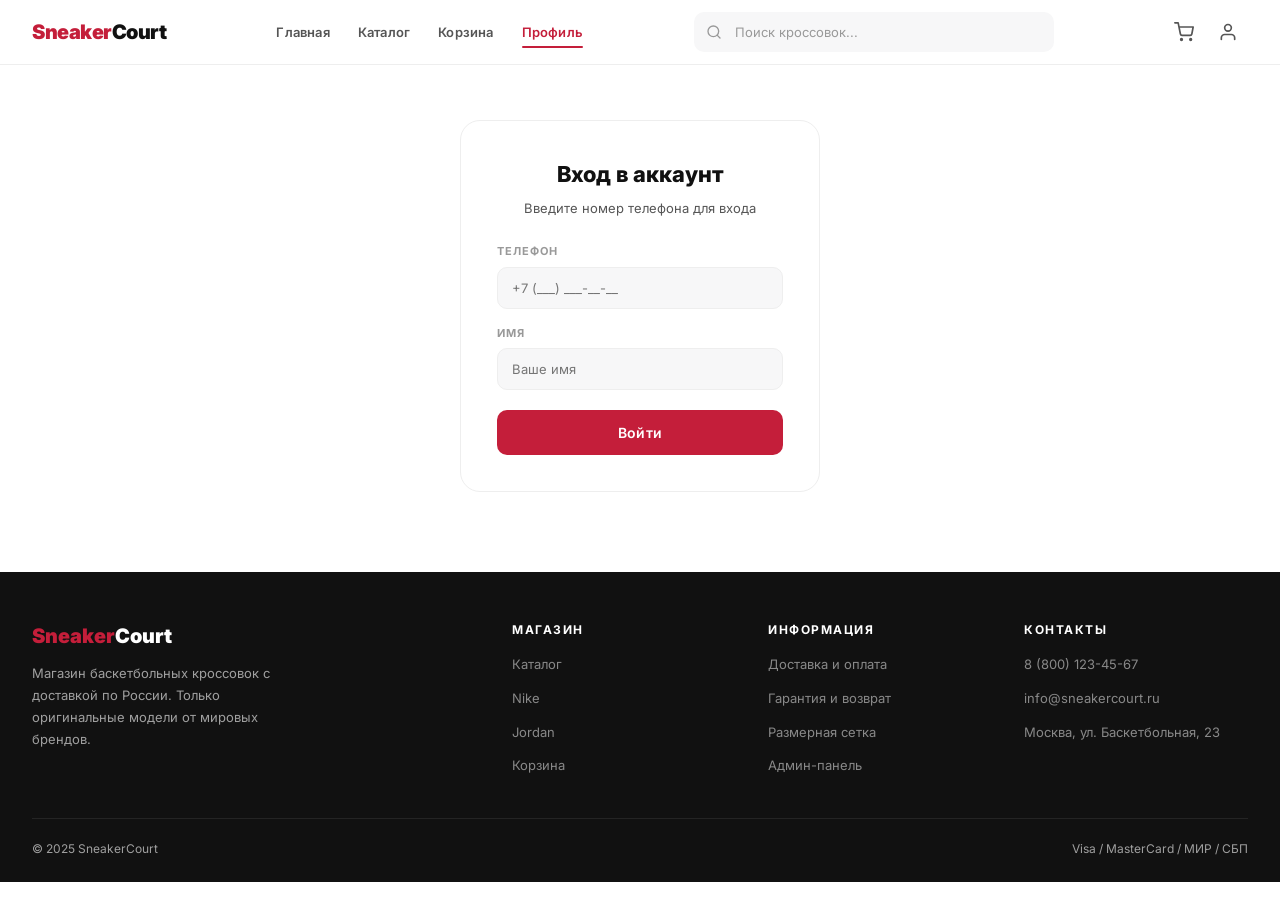
<file: profile.html>
<!DOCTYPE html>
<html lang="ru">
<head>
  <meta charset="UTF-8">
  <meta name="viewport" content="width=device-width, initial-scale=1.0">
  <title>Профиль — SneakerCourt</title>
  <link rel="stylesheet" href="css/styles.css">
</head>
<body>

  <header class="header">
    <div class="header-inner">
      <a href="index.html" class="logo"><span class="logo-red">Sneaker</span>Court</a>
      <nav class="nav">
        <a href="index.html">Главная</a>
        <a href="catalog.html">Каталог</a>
        <a href="cart.html">Корзина</a>
        <a href="profile.html" class="active">Профиль</a>
      </nav>
      <div class="search-bar">
        <svg viewBox="0 0 24 24"><circle cx="11" cy="11" r="8"/><line x1="21" y1="21" x2="16.65" y2="16.65"/></svg>
        <input type="text" id="searchInput" placeholder="Поиск кроссовок..." onkeydown="if(event.key==='Enter')location.href='catalog.html?search='+encodeURIComponent(this.value)">
      </div>
      <div class="header-actions">
        <a href="cart.html" class="header-btn">
          <svg viewBox="0 0 24 24"><circle cx="9" cy="21" r="1"/><circle cx="20" cy="21" r="1"/><path d="M1 1h4l2.68 13.39a2 2 0 0 0 2 1.61h9.72a2 2 0 0 0 2-1.61L23 6H6"/></svg>
          <span class="badge" id="cartBadge" style="display:none;">0</span>
        </a>
        <a href="profile.html" class="header-btn">
          <svg viewBox="0 0 24 24"><path d="M20 21v-2a4 4 0 0 0-4-4H8a4 4 0 0 0-4 4v2"/><circle cx="12" cy="7" r="4"/></svg>
        </a>
      </div>
    </div>
  </header>

  <main>
    <div id="profileContent"></div>
  </main>

  <footer class="footer">
    <div class="footer-inner">
      <div>
        <div class="footer-brand"><span class="red">Sneaker</span>Court</div>
        <p class="footer-desc">Магазин баскетбольных кроссовок с доставкой по России. Только оригинальные модели от мировых брендов.</p>
      </div>
      <div>
        <h4>Магазин</h4>
        <ul>
          <li><a href="catalog.html">Каталог</a></li>
          <li><a href="catalog.html?brand=Nike">Nike</a></li>
          <li><a href="catalog.html?brand=Jordan">Jordan</a></li>
          <li><a href="cart.html">Корзина</a></li>
        </ul>
      </div>
      <div>
        <h4>Информация</h4>
        <ul>
          <li><a href="#">Доставка и оплата</a></li>
          <li><a href="#">Гарантия и возврат</a></li>
          <li><a href="#">Размерная сетка</a></li>
          <li><a href="admin.html">Админ-панель</a></li>
        </ul>
      </div>
      <div>
        <h4>Контакты</h4>
        <ul>
          <li><a href="tel:88001234567">8 (800) 123-45-67</a></li>
          <li><a href="mailto:info@sneakercourt.ru">info@sneakercourt.ru</a></li>
          <li><a href="#">Москва, ул. Баскетбольная, 23</a></li>
        </ul>
      </div>
    </div>
    <div class="footer-bottom">
      <span>&copy; 2025 SneakerCourt</span>
      <span>Visa / MasterCard / МИР / СБП</span>
    </div>
  </footer>

  <script src="js/data.js"></script>
  <script src="js/script.js"></script>

  <!-- Bottom Mobile Navigation -->
  <nav class="bottom-nav">
      <a href="index.html" class="bottom-nav-item" data-page="home">
          <svg class="bottom-nav-icon" viewBox="0 0 24 24" fill="currentColor"><path d="M10 20v-6h4v6h5v-8h3L12 3 2 12h3v8z"/></svg>
          <span class="bottom-nav-label">Главная</span>
      </a>
      <a href="catalog.html" class="bottom-nav-item" data-page="catalog">
          <svg class="bottom-nav-icon" viewBox="0 0 24 24" fill="currentColor"><path d="M3 3h8v8H3V3zm0 10h8v8H3v-8zm10-10h8v8h-8V3zm0 10h8v8h-8v-8z"/></svg>
          <span class="bottom-nav-label">Каталог</span>
      </a>
      <a href="cart.html" class="bottom-nav-item" data-page="cart">
          <svg class="bottom-nav-icon" viewBox="0 0 24 24" fill="currentColor"><path d="M7 18c-1.1 0-1.99.9-1.99 2S5.9 22 7 22s2-.9 2-2-.9-2-2-2zM1 2v2h2l3.6 7.59-1.35 2.45c-.16.28-.25.61-.25.96 0 1.1.9 2 2 2h12v-2H7.42c-.14 0-.25-.11-.25-.25l.03-.12.9-1.63h7.45c.75 0 1.41-.41 1.75-1.03l3.58-6.49c.08-.14.12-.31.12-.48 0-.55-.45-1-1-1H5.21l-.94-2H1zm16 16c-1.1 0-1.99.9-1.99 2s.89 2 1.99 2 2-.9 2-2-.9-2-2-2z"/></svg>
          <span class="bottom-nav-label">Корзина</span>
          <span class="bottom-nav-badge" id="cart-badge" style="display:none">0</span>
      </a>
      <a href="profile.html" class="bottom-nav-item" data-page="profile">
          <svg class="bottom-nav-icon" viewBox="0 0 24 24" fill="currentColor"><path d="M12 12c2.21 0 4-1.79 4-4s-1.79-4-4-4-4 1.79-4 4 1.79 4 4 4zm0 2c-2.67 0-8 1.34-8 4v2h16v-2c0-2.66-5.33-4-8-4z"/></svg>
          <span class="bottom-nav-label">Профиль</span>
      </a>
  </nav>
</body>
</html>
</file>
<file: css/styles.css>
/* ===== SNEAKER COURT — Premium Basketball Store ===== */
/* Red palette */

@import url('https://fonts.googleapis.com/css2?family=Inter:wght@300;400;500;600;700;800;900&display=swap');

:root {
  --primary: #C41E3A;
  --primary-light: #E0294A;
  --primary-dark: #9B1B30;
  --primary-bg: rgba(196, 30, 58, 0.06);
  --accent: #FFD700;
  --accent-light: #FFE44D;
  --bg: #FFFFFF;
  --bg-soft: #F7F7F8;
  --bg-card: #FFFFFF;
  --text: #111111;
  --text-secondary: #555555;
  --text-light: #999999;
  --border: #EEEEEE;
  --shadow-sm: 0 1px 3px rgba(0,0,0,0.06);
  --shadow-md: 0 4px 16px rgba(0,0,0,0.08);
  --shadow-lg: 0 8px 32px rgba(0,0,0,0.10);
  --shadow-xl: 0 16px 48px rgba(0,0,0,0.12);
  --radius: 10px;
  --radius-sm: 6px;
  --radius-lg: 14px;
  --radius-xl: 20px;
  --transition: 0.25s cubic-bezier(0.4, 0, 0.2, 1);
  --font: 'Inter', -apple-system, BlinkMacSystemFont, sans-serif;
}

* { margin: 0; padding: 0; box-sizing: border-box; }
html { scroll-behavior: smooth; font-size: 16px; }

body {
  font-family: var(--font);
  background: var(--bg);
  color: var(--text);
  line-height: 1.6;
  overflow-x: hidden;
  -webkit-font-smoothing: antialiased;
}

a { text-decoration: none; color: inherit; transition: color var(--transition); }
img { max-width: 100%; display: block; }
button { font-family: var(--font); cursor: pointer; border: none; outline: none; transition: all var(--transition); }
input, select { font-family: var(--font); outline: none; border: none; }
ul { list-style: none; }

/* ===== CUSTOM SCROLLBAR ===== */
::-webkit-scrollbar {
  width: 8px;
  height: 8px;
}

::-webkit-scrollbar-track {
  background: rgba(0, 0, 0, 0.03);
  border-radius: 4px;
}

::-webkit-scrollbar-thumb {
  background: rgba(196, 30, 58, 0.2);
  border-radius: 4px;
  transition: background 0.25s ease, transform 0.25s ease;
}

::-webkit-scrollbar-thumb:hover {
  background: rgba(196, 30, 58, 0.45);
}

::-webkit-scrollbar-thumb:active {
  background: rgba(196, 30, 58, 0.65);
  transform: scaleY(1.1);
}

::-webkit-scrollbar-corner {
  background: transparent;
}

/* Firefox scrollbar */
html {
  scrollbar-width: thin;
  scrollbar-color: rgba(196, 30, 58, 0.2) rgba(0, 0, 0, 0.03);
}

html:hover {
  scrollbar-color: rgba(196, 30, 58, 0.35) rgba(0, 0, 0, 0.03);
}

/* ===== HEADER ===== */
.header {
  position: fixed;
  top: 0; left: 0; right: 0;
  z-index: 1000;
  background: rgba(255,255,255,0.95);
  backdrop-filter: blur(12px);
  -webkit-backdrop-filter: blur(12px);
  border-bottom: 1px solid var(--border);
}

.header.scrolled {
  box-shadow: var(--shadow-md);
}

.header-inner {
  max-width: 1280px;
  margin: 0 auto;
  padding: 0 32px;
  height: 64px;
  display: flex;
  align-items: center;
  justify-content: space-between;
  gap: 24px;
}

.logo {
  font-size: 20px;
  font-weight: 900;
  letter-spacing: -0.5px;
  flex-shrink: 0;
}

.logo-red { color: var(--primary); }

.nav {
  display: flex;
  align-items: center;
  gap: 28px;
}

.nav a {
  font-size: 13px;
  font-weight: 600;
  color: var(--text-secondary);
  letter-spacing: 0.2px;
  position: relative;
  padding: 4px 0;
}

.nav a:hover, .nav a.active { color: var(--primary); }

.nav a.active::after {
  content: '';
  position: absolute;
  bottom: -2px; left: 0; right: 0;
  height: 2px;
  background: var(--primary);
  border-radius: 1px;
}

.search-bar {
  flex: 1;
  max-width: 360px;
  position: relative;
}

.search-bar input {
  width: 100%;
  height: 40px;
  padding: 0 14px 0 40px;
  background: var(--bg-soft);
  border: 1.5px solid transparent;
  border-radius: var(--radius);
  font-size: 13px;
  color: var(--text);
  transition: all var(--transition);
}

.search-bar input:focus {
  border-color: var(--primary);
  background: #fff;
  box-shadow: 0 0 0 3px rgba(196, 30, 58, 0.08);
}

.search-bar input::placeholder { color: var(--text-light); }

.search-bar svg {
  position: absolute;
  left: 12px; top: 50%;
  transform: translateY(-50%);
  width: 16px; height: 16px;
  stroke: var(--text-light);
  fill: none;
  stroke-width: 2;
  stroke-linecap: round;
  stroke-linejoin: round;
}

.header-actions {
  display: flex;
  align-items: center;
  gap: 4px;
  flex-shrink: 0;
}

.header-btn {
  position: relative;
  width: 40px; height: 40px;
  border-radius: var(--radius);
  display: flex;
  align-items: center;
  justify-content: center;
  background: transparent;
}

.header-btn:hover { background: var(--bg-soft); }

.header-btn svg {
  width: 20px; height: 20px;
  stroke: var(--text-secondary);
  fill: none;
  stroke-width: 2;
  stroke-linecap: round;
  stroke-linejoin: round;
}

.header-btn:hover svg { stroke: var(--primary); }

.header-btn .badge {
  position: absolute;
  top: 4px; right: 4px;
  min-width: 16px; height: 16px;
  padding: 0 4px;
  border-radius: 8px;
  background: var(--primary);
  color: #fff;
  font-size: 10px;
  font-weight: 700;
  display: flex;
  align-items: center;
  justify-content: center;
  line-height: 1;
}

/* ===== HERO ===== */
.hero {
  margin-top: 64px;
  padding: 80px 32px 72px;
  background: var(--primary);
  color: #fff;
  position: relative;
  overflow: hidden;
}

.hero::after {
  content: '';
  position: absolute;
  top: -30%; right: -10%;
  width: 50%; height: 160%;
  background: radial-gradient(ellipse, rgba(255,255,255,0.08) 0%, transparent 70%);
  pointer-events: none;
}

.hero-inner {
  max-width: 1280px;
  margin: 0 auto;
  position: relative;
  z-index: 1;
}

.hero-tag {
  display: inline-block;
  padding: 5px 14px;
  background: rgba(255,255,255,0.15);
  border-radius: 100px;
  font-size: 11px;
  font-weight: 700;
  text-transform: uppercase;
  letter-spacing: 1.5px;
  margin-bottom: 20px;
}

.hero-title {
  font-size: 52px;
  font-weight: 900;
  line-height: 1.05;
  letter-spacing: -1.5px;
  margin-bottom: 16px;
  max-width: 600px;
}

.hero-subtitle {
  font-size: 16px;
  line-height: 1.6;
  color: rgba(255,255,255,0.75);
  margin-bottom: 32px;
  max-width: 440px;
}

.hero-buttons { display: flex; gap: 12px; flex-wrap: wrap; }

/* ===== BUTTONS ===== */
.btn {
  display: inline-flex;
  align-items: center;
  justify-content: center;
  gap: 8px;
  padding: 12px 28px;
  border-radius: var(--radius);
  font-size: 13px;
  font-weight: 600;
  letter-spacing: 0.3px;
  transition: all var(--transition);
}

.btn-primary {
  background: var(--primary);
  color: #fff;
}

.btn-primary:hover {
  background: var(--primary-light);
  transform: translateY(-1px);
  box-shadow: 0 6px 20px rgba(196, 30, 58, 0.25);
}

.btn-white {
  background: #fff;
  color: var(--primary);
}

.btn-white:hover {
  background: #f5f5f5;
  transform: translateY(-1px);
}

.btn-outline-w {
  background: transparent;
  color: #fff;
  border: 1.5px solid rgba(255,255,255,0.3);
}

.btn-outline-w:hover {
  border-color: rgba(255,255,255,0.6);
  background: rgba(255,255,255,0.08);
}

.btn-outline {
  background: transparent;
  color: var(--primary);
  border: 1.5px solid var(--border);
}

.btn-outline:hover {
  border-color: var(--primary);
  background: var(--primary-bg);
}

.btn-dark {
  background: var(--text);
  color: #fff;
}

.btn-dark:hover {
  background: #333;
  transform: translateY(-1px);
}

.btn-sm { padding: 8px 18px; font-size: 12px; }
.btn-lg { padding: 14px 36px; font-size: 14px; }

/* ===== MARQUEE ===== */
.marquee-section {
  padding: 24px 0;
  background: var(--bg-soft);
  border-top: 1px solid var(--border);
  border-bottom: 1px solid var(--border);
  overflow: hidden;
}

.marquee-track {
  display: flex;
  align-items: center;
  gap: 48px;
  animation: marquee 18s linear infinite;
  width: max-content;
}

.marquee-item {
  font-size: 24px;
  font-weight: 800;
  color: var(--text-light);
  white-space: nowrap;
  letter-spacing: -0.5px;
  display: flex;
  align-items: center;
  gap: 12px;
  opacity: 0.4;
  transition: opacity var(--transition);
}

.marquee-item:hover { opacity: 1; }

.marquee-dot {
  width: 5px; height: 5px;
  border-radius: 50%;
  background: var(--primary);
  opacity: 0.5;
}

@keyframes marquee {
  0% { transform: translateX(0); }
  100% { transform: translateX(-50%); }
}

/* ===== BENTO GRID ===== */
.bento-section {
  max-width: 1280px;
  margin: 0 auto;
  padding: 56px 32px 72px;
}

.section-header {
  display: flex;
  align-items: flex-end;
  justify-content: space-between;
  margin-bottom: 32px;
}

.section-title {
  font-size: 28px;
  font-weight: 800;
  letter-spacing: -0.5px;
}

.section-title .red { color: var(--primary); }

.section-subtitle {
  font-size: 14px;
  color: var(--text-secondary);
  margin-top: 2px;
}

.bento-grid {
  display: grid;
  grid-template-columns: repeat(4, 1fr);
  gap: 16px;
}

.bento-card {
  background: var(--bg-card);
  border-radius: var(--radius-lg);
  overflow: hidden;
  border: 1px solid var(--border);
  transition: all var(--transition);
  cursor: pointer;
}

.bento-card:hover {
  transform: translateY(-3px);
  box-shadow: var(--shadow-lg);
  border-color: transparent;
}

.bento-card.large { grid-column: span 2; }

.bento-image {
  width: 100%;
  background: #fff;
  display: flex;
  align-items: center;
  justify-content: center;
  overflow: hidden;
  position: relative;
}

.bento-card .bento-image { height: 200px; }
.bento-card.large .bento-image { height: 280px; }

.bento-image img {
  width: 100%;
  height: 100%;
  object-fit: cover;
  transition: transform 0.4s cubic-bezier(0.4, 0, 0.2, 1);
}

.bento-card:hover .bento-image img {
  transform: scale(1.04);
}

.bento-badge {
  position: absolute;
  top: 10px; left: 10px;
  padding: 4px 10px;
  border-radius: 6px;
  font-size: 10px;
  font-weight: 700;
  text-transform: uppercase;
  letter-spacing: 0.8px;
  z-index: 2;
}

.bento-badge.new { background: var(--primary); color: #fff; }
.bento-badge.hit { background: var(--text); color: #fff; }

.bento-info {
  padding: 14px 16px 16px;
}

.bento-brand {
  font-size: 10px;
  font-weight: 700;
  text-transform: uppercase;
  letter-spacing: 1px;
  color: var(--text-light);
  margin-bottom: 3px;
}

.bento-name {
  font-size: 14px;
  font-weight: 700;
  margin-bottom: 2px;
}

.bento-colorway {
  font-size: 11px;
  color: var(--text-light);
  margin-bottom: 8px;
  white-space: nowrap;
  overflow: hidden;
  text-overflow: ellipsis;
}

.bento-price {
  font-size: 16px;
  font-weight: 800;
  color: var(--primary);
}

.bento-price-old {
  font-size: 12px;
  color: var(--text-light);
  text-decoration: line-through;
  margin-left: 6px;
}

/* ===== CATALOG ===== */
.catalog-section {
  max-width: 1280px;
  margin: 0 auto;
  padding: 88px 32px 72px;
}

.catalog-top {
  display: flex;
  align-items: center;
  justify-content: space-between;
  margin-bottom: 24px;
}

.catalog-title {
  font-size: 26px;
  font-weight: 800;
  letter-spacing: -0.5px;
}

.filter-toggle {
  display: flex;
  align-items: center;
  gap: 8px;
  padding: 10px 20px;
  border-radius: var(--radius);
  background: var(--text);
  color: #fff;
  font-size: 13px;
  font-weight: 600;
}

.filter-toggle svg {
  width: 16px; height: 16px;
  stroke: #fff; fill: none;
  stroke-width: 2;
}

.filter-toggle:hover { background: #333; }

/* Filter panel */
.filter-panel {
  position: fixed;
  top: 0; left: 0; right: 0;
  z-index: 2000;
  background: rgba(255,255,255,0.98);
  backdrop-filter: blur(16px);
  -webkit-backdrop-filter: blur(16px);
  transform: translateY(-100%);
  transition: transform 0.35s cubic-bezier(0.4, 0, 0.2, 1);
  box-shadow: var(--shadow-xl);
  max-height: 40vh;
  overflow-y: auto;
}

.filter-panel.active { transform: translateY(0); }

.filter-panel-inner {
  max-width: 1280px;
  margin: 0 auto;
  padding: 28px 32px;
}

.filter-header {
  display: flex;
  align-items: center;
  justify-content: space-between;
  margin-bottom: 20px;
}

.filter-title { font-size: 18px; font-weight: 700; }

.filter-close {
  width: 32px; height: 32px;
  border-radius: 50%;
  background: var(--bg-soft);
  display: flex;
  align-items: center;
  justify-content: center;
  font-size: 14px;
  color: var(--text);
}

.filter-close:hover { background: var(--primary); color: #fff; }

.filter-groups {
  display: grid;
  grid-template-columns: repeat(4, 1fr);
  gap: 24px;
}

.filter-group label {
  display: block;
  font-size: 11px;
  font-weight: 700;
  text-transform: uppercase;
  letter-spacing: 1px;
  color: var(--text-light);
  margin-bottom: 8px;
}

.filter-group select,
.filter-group input[type="text"],
.filter-group input[type="number"] {
  width: 100%;
  height: 40px;
  padding: 0 12px;
  border: 1.5px solid var(--border);
  border-radius: var(--radius);
  font-size: 13px;
  color: var(--text);
  background: #fff;
  transition: all var(--transition);
}

.filter-group select:focus,
.filter-group input:focus {
  border-color: var(--primary);
  box-shadow: 0 0 0 3px rgba(196, 30, 58, 0.08);
}

.filter-chips {
  display: flex;
  flex-wrap: wrap;
  gap: 6px;
}

.filter-chip {
  padding: 5px 12px;
  border-radius: 6px;
  font-size: 12px;
  font-weight: 600;
  border: 1.5px solid var(--border);
  background: #fff;
  color: var(--text-secondary);
  cursor: pointer;
  transition: all var(--transition);
}

.filter-chip.active, .filter-chip:hover {
  background: var(--primary);
  color: #fff;
  border-color: var(--primary);
}

.filter-overlay {
  position: fixed;
  inset: 0;
  background: rgba(0,0,0,0.25);
  z-index: 1999;
  opacity: 0;
  pointer-events: none;
  transition: opacity var(--transition);
}

.filter-overlay.active { opacity: 1; pointer-events: all; }

/* Product grid */
.catalog-grid {
  display: grid;
  grid-template-columns: repeat(3, 1fr);
  gap: 20px;
}

/* Product card */
.product-card {
  background: #fff;
  border-radius: var(--radius-lg);
  border: 1px solid var(--border);
  overflow: hidden;
  transition: all var(--transition);
  cursor: pointer;
}

.product-card:hover {
  transform: translateY(-3px);
  box-shadow: var(--shadow-lg);
  border-color: transparent;
}

.product-card-image {
  height: 220px;
  background: #fff;
  display: flex;
  align-items: center;
  justify-content: center;
  overflow: hidden;
  position: relative;
}

.product-card-image img {
  width: 100%;
  height: 100%;
  object-fit: cover;
  transition: transform 0.4s cubic-bezier(0.4, 0, 0.2, 1);
}

.product-card:hover .product-card-image img {
  transform: scale(1.04);
}

.product-card-body {
  padding: 14px 16px 16px;
}

.product-card-brand {
  font-size: 10px;
  font-weight: 700;
  text-transform: uppercase;
  letter-spacing: 1px;
  color: var(--text-light);
  margin-bottom: 3px;
}

.product-card-name {
  font-size: 15px;
  font-weight: 700;
  margin-bottom: 2px;
}

.product-card-colorway {
  font-size: 11px;
  color: var(--text-light);
  margin-bottom: 10px;
}

.product-card-footer {
  display: flex;
  align-items: center;
  justify-content: space-between;
}

.product-card-price {
  font-size: 17px;
  font-weight: 800;
  color: var(--primary);
}

.product-card-btn {
  width: 36px; height: 36px;
  border-radius: var(--radius-sm);
  background: var(--primary);
  color: #fff;
  display: flex;
  align-items: center;
  justify-content: center;
  font-size: 18px;
  font-weight: 300;
}

.product-card-btn:hover {
  background: var(--primary-light);
  transform: scale(1.08);
}

/* ===== PRODUCT PAGE ===== */
.product-page {
  max-width: 1280px;
  margin: 0 auto;
  padding: 88px 32px 72px;
}

.product-layout {
  display: grid;
  grid-template-columns: 1fr 1fr;
  gap: 48px;
  margin-bottom: 48px;
}

.product-gallery {
  background: #fff;
  border-radius: var(--radius-xl);
  border: 1px solid var(--border);
  display: flex;
  align-items: center;
  justify-content: center;
  height: 480px;
  overflow: hidden;
}

.product-gallery img {
  width: 100%;
  height: 100%;
  object-fit: cover;
}

.product-details h1 {
  font-size: 28px;
  font-weight: 800;
  letter-spacing: -0.5px;
  margin-bottom: 8px;
}

.brand-tag {
  display: inline-block;
  padding: 3px 10px;
  background: var(--primary);
  color: #fff;
  border-radius: 5px;
  font-size: 10px;
  font-weight: 700;
  text-transform: uppercase;
  letter-spacing: 1px;
  margin-bottom: 12px;
}

.colorway {
  font-size: 14px;
  color: var(--text-secondary);
  margin-bottom: 12px;
}

.price {
  font-size: 26px;
  font-weight: 800;
  color: var(--primary);
  margin-bottom: 20px;
}

.size-selector { margin-bottom: 24px; }

.size-selector label {
  display: block;
  font-size: 12px;
  font-weight: 700;
  color: var(--text-secondary);
  margin-bottom: 8px;
}

.size-grid {
  display: flex;
  flex-wrap: wrap;
  gap: 6px;
}

.size-btn {
  min-width: 44px; height: 38px;
  padding: 0 10px;
  border-radius: var(--radius-sm);
  border: 1.5px solid var(--border);
  background: #fff;
  font-size: 13px;
  font-weight: 600;
  color: var(--text);
  display: flex;
  align-items: center;
  justify-content: center;
}

.size-btn:hover { border-color: var(--primary); color: var(--primary); }
.size-btn.active { background: var(--primary); color: #fff; border-color: var(--primary); }
.size-btn.disabled { opacity: 0.3; cursor: not-allowed; }

.product-actions {
  display: flex;
  gap: 10px;
  margin-bottom: 20px;
}

.product-actions .btn { flex: 1; }

/* Tabs */
.tabs {
  border-top: 1px solid var(--border);
  padding-top: 32px;
}

.tab-nav {
  display: flex;
  gap: 28px;
  border-bottom: 1.5px solid var(--border);
  margin-bottom: 24px;
}

.tab-btn {
  padding: 10px 0;
  font-size: 14px;
  font-weight: 600;
  color: var(--text-light);
  background: none;
  border-bottom: 2px solid transparent;
  margin-bottom: -1.5px;
}

.tab-btn:hover { color: var(--text); }

.tab-btn.active {
  color: var(--primary);
  border-bottom-color: var(--primary);
}

.tab-content { display: none; }

.tab-content.active {
  display: block;
  animation: fadeInUp 0.3s ease;
}

.tab-content p {
  font-size: 14px;
  line-height: 1.8;
  color: var(--text-secondary);
  max-width: 640px;
}

.specs-list {
  display: grid;
  grid-template-columns: 1fr 1fr;
  gap: 12px;
}

.spec-item {
  padding: 12px 14px;
  background: var(--bg-soft);
  border-radius: var(--radius-sm);
}

.spec-label {
  font-size: 10px;
  font-weight: 700;
  text-transform: uppercase;
  letter-spacing: 0.8px;
  color: var(--text-light);
  display: block;
  margin-bottom: 2px;
}

.spec-value {
  font-size: 13px;
  font-weight: 600;
  color: var(--text);
}

/* ===== CART ===== */
.cart-section {
  max-width: 1280px;
  margin: 0 auto;
  padding: 88px 32px 72px;
}

.cart-layout {
  display: grid;
  grid-template-columns: 1fr 360px;
  gap: 32px;
}

.cart-items { display: flex; flex-direction: column; gap: 12px; }

.cart-item {
  display: flex;
  gap: 16px;
  padding: 16px;
  background: #fff;
  border-radius: var(--radius-lg);
  border: 1px solid var(--border);
  align-items: center;
}

.cart-item-image {
  width: 90px; height: 90px;
  background: var(--bg-soft);
  border-radius: var(--radius);
  overflow: hidden;
  flex-shrink: 0;
}

.cart-item-image img {
  width: 100%;
  height: 100%;
  object-fit: cover;
}

.cart-item-info { flex: 1; }

.cart-item-name { font-size: 15px; font-weight: 700; margin-bottom: 2px; }
.cart-item-meta { font-size: 12px; color: var(--text-light); margin-bottom: 6px; }
.cart-item-price { font-size: 17px; font-weight: 800; color: var(--primary); }

.cart-item-actions {
  display: flex;
  flex-direction: column;
  gap: 6px;
  align-items: flex-end;
}

.cart-qty {
  display: flex;
  align-items: center;
  gap: 6px;
}

.cart-qty button {
  width: 28px; height: 28px;
  border-radius: 6px;
  background: var(--bg-soft);
  font-size: 14px;
  font-weight: 600;
  color: var(--text);
  display: flex;
  align-items: center;
  justify-content: center;
}

.cart-qty button:hover { background: var(--primary); color: #fff; }

.cart-qty span {
  font-size: 14px;
  font-weight: 700;
  min-width: 20px;
  text-align: center;
}

.cart-remove {
  font-size: 11px;
  color: var(--text-light);
  background: none;
  padding: 2px;
}

.cart-remove:hover { color: var(--primary); }

.cart-summary {
  background: #fff;
  border-radius: var(--radius-lg);
  border: 1px solid var(--border);
  padding: 24px;
  position: sticky;
  top: 88px;
}

.cart-summary h3 { font-size: 16px; font-weight: 700; margin-bottom: 16px; }

.summary-row {
  display: flex;
  justify-content: space-between;
  padding: 8px 0;
  font-size: 13px;
  color: var(--text-secondary);
}

.summary-row.total {
  border-top: 1.5px solid var(--border);
  padding-top: 12px;
  margin-top: 4px;
  font-size: 18px;
  font-weight: 800;
  color: var(--text);
}

.cart-summary .btn { width: 100%; margin-top: 16px; }

.empty-state {
  text-align: center;
  padding: 60px 20px;
}

.empty-state h2 { font-size: 20px; font-weight: 700; margin-bottom: 6px; }
.empty-state p { color: var(--text-secondary); margin-bottom: 20px; font-size: 14px; }

/* ===== PROFILE ===== */
.profile-section {
  max-width: 600px;
  margin: 0 auto;
  padding: 88px 32px 80px;
}

.profile-card {
  background: #fff;
  border-radius: var(--radius-xl);
  border: 1px solid var(--border);
  padding: 36px;
}

.profile-avatar {
  width: 64px; height: 64px;
  border-radius: 50%;
  background: var(--primary);
  color: #fff;
  font-size: 24px;
  font-weight: 800;
  display: flex;
  align-items: center;
  justify-content: center;
  margin-bottom: 16px;
}

.profile-card h2 { font-size: 22px; font-weight: 800; margin-bottom: 2px; }
.profile-card .email { color: var(--text-secondary); font-size: 13px; margin-bottom: 24px; }

.form-group { margin-bottom: 16px; }

.form-group label {
  display: block;
  font-size: 11px;
  font-weight: 700;
  text-transform: uppercase;
  letter-spacing: 1px;
  color: var(--text-light);
  margin-bottom: 6px;
}

.form-group input {
  width: 100%;
  height: 42px;
  padding: 0 14px;
  border: 1.5px solid var(--border);
  border-radius: var(--radius);
  font-size: 13px;
  color: var(--text);
  background: var(--bg-soft);
  transition: all var(--transition);
}

.form-group input:focus {
  border-color: var(--primary);
  background: #fff;
  box-shadow: 0 0 0 3px rgba(196, 30, 58, 0.08);
}

.auth-section {
  max-width: 400px;
  margin: 0 auto;
  padding: 100px 32px 80px;
}

.auth-card {
  background: #fff;
  border-radius: var(--radius-xl);
  border: 1px solid var(--border);
  padding: 36px;
  text-align: center;
}

.auth-card h2 { font-size: 22px; font-weight: 800; margin-bottom: 6px; }
.auth-card p { color: var(--text-secondary); font-size: 13px; margin-bottom: 24px; }
.auth-card .form-group { text-align: left; }
.auth-card .btn { width: 100%; margin-top: 4px; }

/* ===== ADMIN ===== */
.admin-section {
  max-width: 1280px;
  margin: 0 auto;
  padding: 88px 32px 80px;
}

.admin-header {
  display: flex;
  align-items: center;
  justify-content: space-between;
  margin-bottom: 24px;
}

.admin-title { font-size: 24px; font-weight: 800; }

.admin-stats {
  display: grid;
  grid-template-columns: repeat(4, 1fr);
  gap: 16px;
  margin-bottom: 28px;
}

.stat-card {
  background: #fff;
  border-radius: var(--radius-lg);
  border: 1px solid var(--border);
  padding: 20px;
}

.stat-label {
  font-size: 11px;
  font-weight: 700;
  text-transform: uppercase;
  letter-spacing: 1px;
  color: var(--text-light);
  margin-bottom: 6px;
}

.stat-value {
  font-size: 24px;
  font-weight: 800;
  color: var(--primary);
}

.admin-table {
  background: #fff;
  border-radius: var(--radius-lg);
  border: 1px solid var(--border);
  overflow: hidden;
}

.admin-table table { width: 100%; border-collapse: collapse; }

.admin-table th {
  padding: 12px 16px;
  text-align: left;
  font-size: 11px;
  font-weight: 700;
  text-transform: uppercase;
  letter-spacing: 1px;
  color: var(--text-light);
  background: var(--bg-soft);
  border-bottom: 1px solid var(--border);
}

.admin-table td {
  padding: 12px 16px;
  font-size: 13px;
  border-bottom: 1px solid var(--border);
}

.admin-table tr:last-child td { border-bottom: none; }

.status-badge {
  display: inline-block;
  padding: 3px 8px;
  border-radius: 4px;
  font-size: 10px;
  font-weight: 700;
}

.status-badge.pending { background: #FFF3CD; color: #856404; }
.status-badge.delivered { background: #D4EDDA; color: #155724; }
.status-badge.shipped { background: #CCE5FF; color: #004085; }

/* ===== BREADCRUMB ===== */
.breadcrumb {
  display: flex;
  align-items: center;
  gap: 6px;
  font-size: 12px;
  color: var(--text-light);
  margin-bottom: 20px;
}

.breadcrumb a:hover { color: var(--primary); }
.breadcrumb .sep { color: var(--border); }

/* ===== FOOTER ===== */
.footer {
  background: var(--text);
  color: rgba(255,255,255,0.6);
  padding: 48px 32px 24px;
}

.footer-inner {
  max-width: 1280px;
  margin: 0 auto;
  display: grid;
  grid-template-columns: 2fr 1fr 1fr 1fr;
  gap: 32px;
  margin-bottom: 32px;
}

.footer-brand { font-size: 20px; font-weight: 900; color: #fff; margin-bottom: 10px; }
.footer-brand .red { color: var(--primary); }
.footer-desc { font-size: 13px; line-height: 1.7; max-width: 280px; }

.footer h4 {
  font-size: 12px;
  font-weight: 700;
  text-transform: uppercase;
  letter-spacing: 1.5px;
  color: #fff;
  margin-bottom: 12px;
}

.footer ul li { margin-bottom: 8px; }
.footer ul a { font-size: 13px; color: rgba(255,255,255,0.5); }
.footer ul a:hover { color: var(--primary-light); }

.footer-bottom {
  max-width: 1280px;
  margin: 0 auto;
  padding-top: 20px;
  border-top: 1px solid rgba(255,255,255,0.08);
  display: flex;
  justify-content: space-between;
  font-size: 12px;
}

/* ===== TOAST ===== */
.toast-container {
  position: fixed;
  bottom: 20px; right: 20px;
  z-index: 9999;
  display: flex;
  flex-direction: column;
  gap: 6px;
}

.toast {
  padding: 12px 20px;
  background: var(--text);
  color: #fff;
  border-radius: var(--radius);
  font-size: 13px;
  font-weight: 500;
  box-shadow: var(--shadow-xl);
  animation: slideInRight 0.3s ease, fadeOut 0.3s ease 2.5s forwards;
}

@keyframes slideInRight {
  from { transform: translateX(100%); opacity: 0; }
  to { transform: translateX(0); opacity: 1; }
}

@keyframes fadeOut {
  from { opacity: 1; }
  to { opacity: 0; }
}

/* ===== ANIMATIONS ===== */
@keyframes fadeInUp {
  from { opacity: 0; transform: translateY(20px); }
  to { opacity: 1; transform: translateY(0); }
}

.animate {
  opacity: 0;
  transform: translateY(20px);
  transition: opacity 0.5s ease, transform 0.5s ease;
}

.animate.visible {
  opacity: 1;
  transform: translateY(0);
}

.animate-delay-1 { transition-delay: 0.05s; }
.animate-delay-2 { transition-delay: 0.1s; }
.animate-delay-3 { transition-delay: 0.15s; }
.animate-delay-4 { transition-delay: 0.2s; }

/* ===== Bottom Navigation ===== */
.bottom-nav {
    display: none;
    position: fixed;
    bottom: 0;
    left: 0;
    right: 0;
    background: #fff;
    border-top: 1px solid rgba(0,0,0,0.06);
    padding: 8px 0;
    padding-bottom: max(8px, env(safe-area-inset-bottom));
    z-index: 1000;
    box-shadow: 0 -2px 20px rgba(0,0,0,0.08);
}

.bottom-nav-item {
    display: flex;
    flex-direction: column;
    align-items: center;
    justify-content: center;
    flex: 1;
    padding: 6px 0;
    text-decoration: none;
    color: #999;
    font-size: 10px;
    position: relative;
    transition: color 0.25s ease, transform 0.2s ease;
    -webkit-tap-highlight-color: transparent;
}

.bottom-nav-item:active {
    transform: scale(0.9);
}

.bottom-nav-item.active {
    color: var(--primary);
}

.bottom-nav-item.active .bottom-nav-icon {
    transform: translateY(-2px) scale(1.1);
    filter: drop-shadow(0 2px 8px rgba(196, 30, 58, 0.4));
}

.bottom-nav-icon {
    width: 24px;
    height: 24px;
    margin-bottom: 3px;
    transition: transform 0.3s cubic-bezier(0.34, 1.56, 0.64, 1), filter 0.3s ease;
}

.bottom-nav-label {
    font-family: 'Inter', sans-serif;
    font-weight: 500;
    letter-spacing: 0.02em;
    transition: font-weight 0.2s ease;
}

.bottom-nav-item.active .bottom-nav-label {
    font-weight: 600;
}

.bottom-nav-badge {
    position: absolute;
    top: 2px;
    right: 50%;
    margin-right: -18px;
    background: #ff4757;
    color: #fff;
    font-size: 10px;
    font-weight: 700;
    min-width: 18px;
    height: 18px;
    border-radius: 9px;
    display: flex;
    align-items: center;
    justify-content: center;
    padding: 0 5px;
    border: 2px solid #fff;
    animation: badgePop 0.3s cubic-bezier(0.34, 1.56, 0.64, 1);
}

@keyframes badgePop {
    from { transform: scale(0); }
    to { transform: scale(1); }
}

/* ===== RESPONSIVE ===== */
@media (max-width: 1024px) {
  .bento-grid { grid-template-columns: repeat(2, 1fr); }
  .bento-card.large { grid-column: span 2; }
  .catalog-grid { grid-template-columns: repeat(2, 1fr); }
  .product-layout { grid-template-columns: 1fr; gap: 32px; }
  .cart-layout { grid-template-columns: 1fr; }
  .admin-stats { grid-template-columns: repeat(2, 1fr); }
  .filter-groups { grid-template-columns: repeat(2, 1fr); }
  .footer-inner { grid-template-columns: 1fr 1fr; }
  .hero-title { font-size: 40px; }
}

@media (max-width: 768px) {
  .header-inner { padding: 0 16px; gap: 12px; }
  .nav { display: none; }
  .header-actions { display: none; }
  .search-bar { max-width: 180px; }
  .bottom-nav { display: flex; }
  body { padding-bottom: 72px; }
  .hero { padding: 56px 16px 48px; }
  .hero-title { font-size: 32px; }
  .hero-subtitle { font-size: 14px; }
  .bento-section { padding: 36px 16px 48px; }
  .bento-grid { grid-template-columns: repeat(2, 1fr); gap: 10px; }
  .bento-card.large { grid-column: span 2; }
  .catalog-section { padding: 80px 16px 48px; }
  .catalog-grid { grid-template-columns: repeat(2, 1fr); gap: 10px; }
  .bento-image { height: 140px; }
  .bento-name { font-size: 12px; }
  .bento-brand { font-size: 9px; }
  .bento-price { font-size: 14px; }
  .bento-info { padding: 10px; }
  .product-card-name { font-size: 12px; }
  .product-card-price { font-size: 14px; }
  .product-card-brand { font-size: 10px; }
  .product-card-body { padding: 10px; }
  .filter-groups { grid-template-columns: 1fr; }
  .product-page { padding: 80px 16px 48px; }
  .product-gallery { height: 300px; }
  .specs-list { grid-template-columns: 1fr; }
  .cart-section { padding: 80px 16px 48px; }
  .cart-item { flex-direction: column; align-items: flex-start; }
  .footer-inner { grid-template-columns: 1fr; }
  .footer-bottom { flex-direction: column; gap: 6px; }
  .footer { padding-bottom: 80px; }
  .toast-container { bottom: 80px; right: 12px; }
  .admin-stats { grid-template-columns: 1fr; }
  .section-header { flex-direction: column; align-items: flex-start; gap: 10px; }
}

@media (max-width: 480px) {
  .catalog-grid { grid-template-columns: repeat(2, 1fr); gap: 8px; }
  .bento-grid { grid-template-columns: repeat(2, 1fr); gap: 8px; }
  .bento-card.large { grid-column: span 2; }
  .product-card-image { height: 120px; }
  .bento-image { height: 120px; }
}

@media (min-width: 769px) {
  .bottom-nav { display: none !important; }
}
</file>
